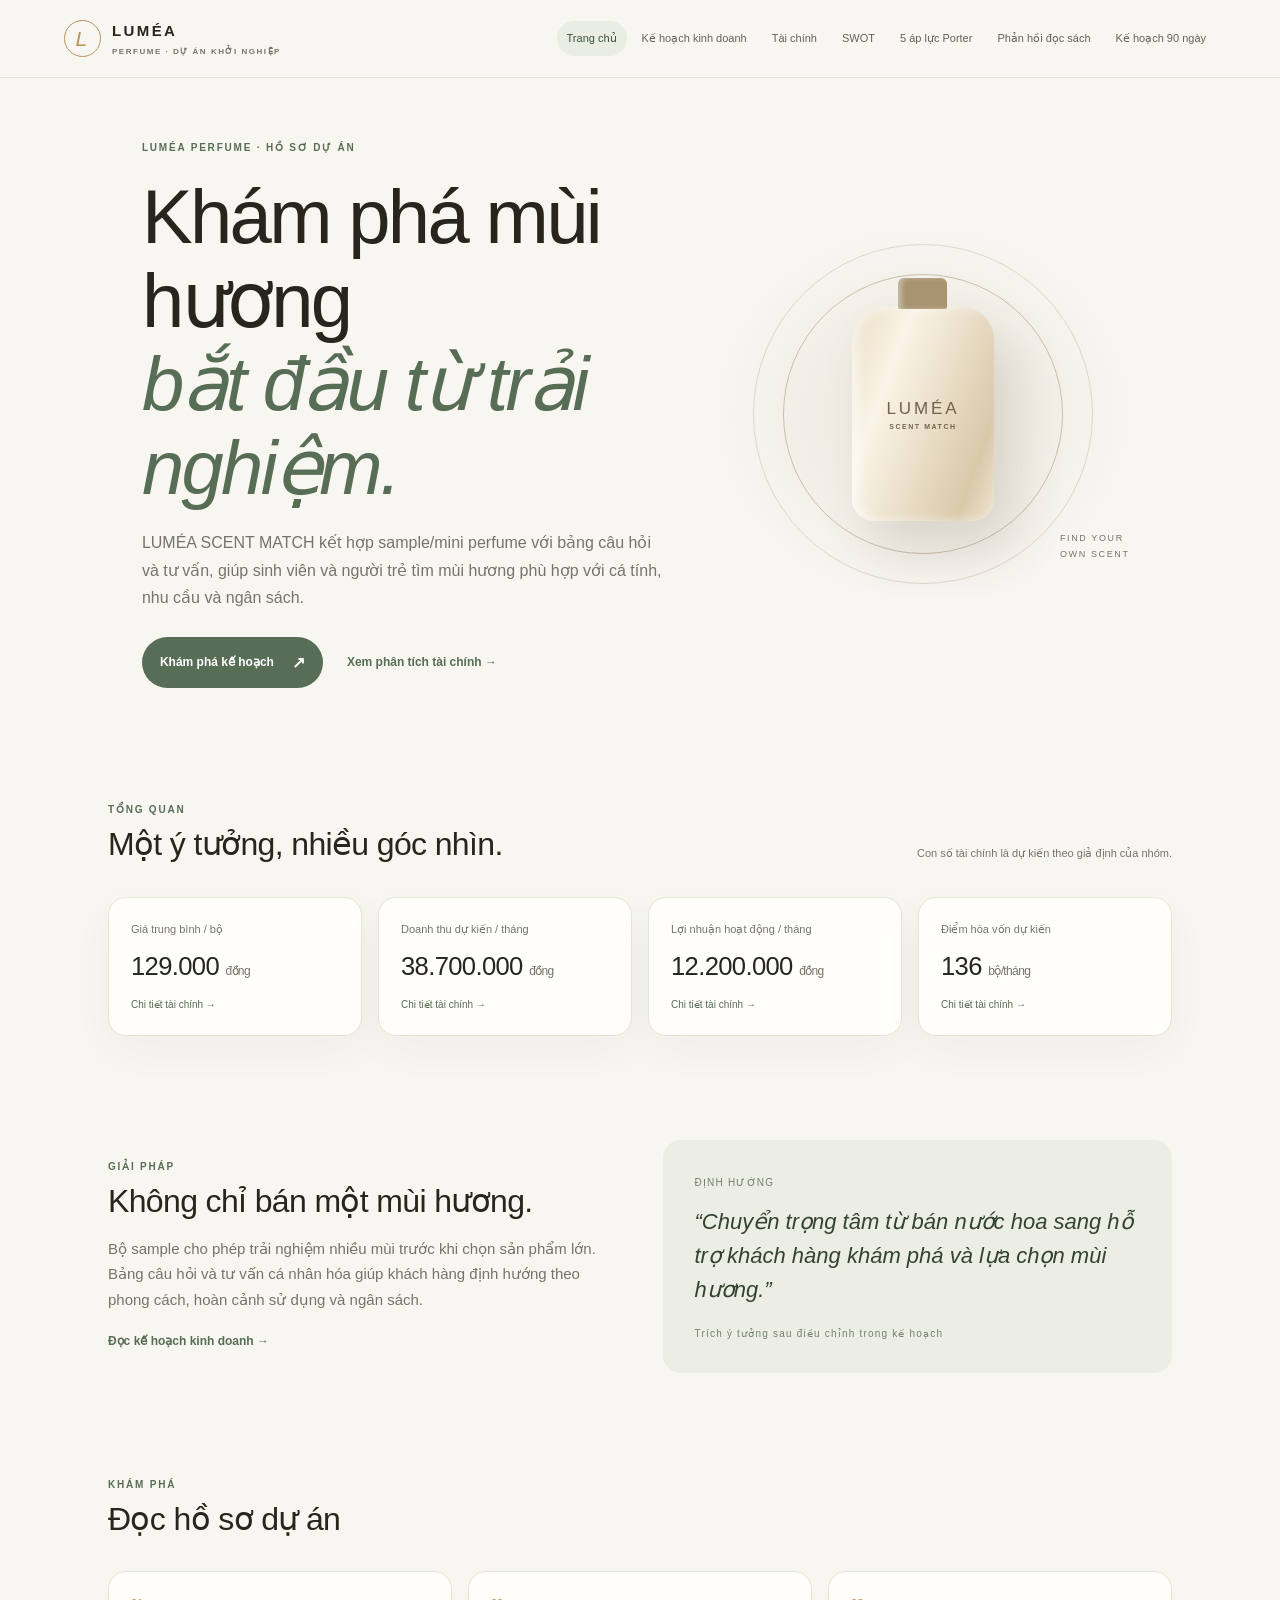
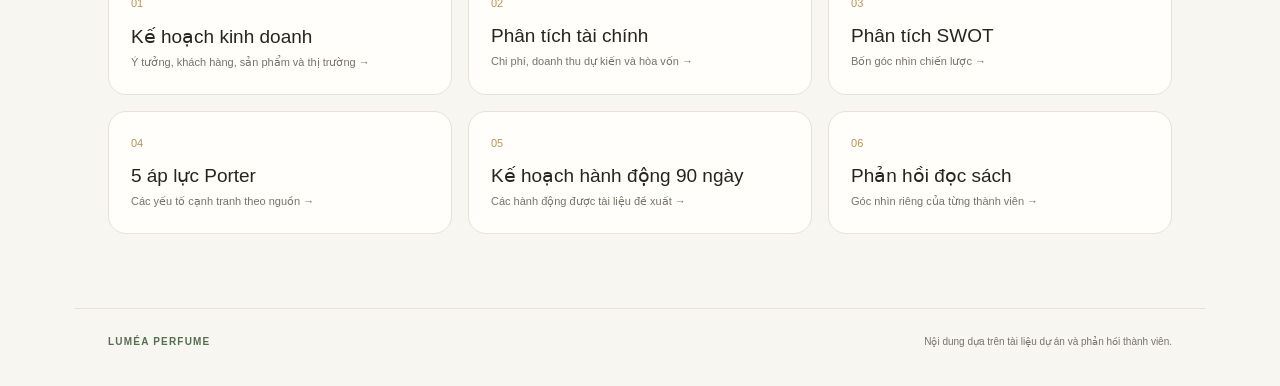
<file: ai-starup-website (1)/index.html>
<!doctype html><html lang="vi"><head><meta charset="UTF-8"><meta name="viewport" content="width=device-width,initial-scale=1"><meta name="description" content="Dự án LUMÉA PERFUME"><title>Trang chủ | LUMÉA PERFUME</title><link rel="stylesheet" href="style.css"></head><body><header class="top"><a class="brand" href="index.html"><span class="brandmark">L</span><span>LUMÉA<small>PERFUME · DỰ ÁN KHỞI NGHIỆP</small></span></a><nav><a class="active" href="index.html">Trang chủ</a><a class="" href="business-plan.html">Kế hoạch kinh doanh</a><a class="" href="financial-analysis.html">Tài chính</a><a class="" href="swot.html">SWOT</a><a class="" href="five-forces.html">5 áp lực Porter</a><a class="" href="reflections.html">Phản hồi đọc sách</a><a class="" href="action-plan.html">Kế hoạch 90 ngày</a></nav></header><main><section class="hero"><div><span class="eyebrow">LUMÉA PERFUME · HỒ SƠ DỰ ÁN</span><h1>Khám phá mùi hương<br><em>bắt đầu từ trải nghiệm.</em></h1><p>LUMÉA SCENT MATCH kết hợp sample/mini perfume với bảng câu hỏi và tư vấn, giúp sinh viên và người trẻ tìm mùi hương phù hợp với cá tính, nhu cầu và ngân sách.</p><div class="actions"><a class="button" href="business-plan.html">Khám phá kế hoạch <span>↗</span></a><a class="text-link" href="financial-analysis.html">Xem phân tích tài chính →</a></div></div><div class="hero-art"><div class="bottle"><span>LUMÉA</span><small>SCENT MATCH</small></div><div class="orbit o1"></div><div class="orbit o2"></div><span class="art-note">FIND YOUR<br>OWN SCENT</span></div></section><section class="section"><div class="section-head"><div><span class="eyebrow">TỔNG QUAN</span><h2>Một ý tưởng, nhiều góc nhìn.</h2></div><p>Con số tài chính là dự kiến theo giả định của nhóm.</p></div><div class="grid kpis"><div class="kpi"><span>Giá trung bình / bộ</span><strong>129.000 <small>đồng</small></strong><a href="financial-analysis.html">Chi tiết tài chính →</a></div><div class="kpi"><span>Doanh thu dự kiến / tháng</span><strong>38.700.000 <small>đồng</small></strong><a href="financial-analysis.html">Chi tiết tài chính →</a></div><div class="kpi"><span>Lợi nhuận hoạt động / tháng</span><strong>12.200.000 <small>đồng</small></strong><a href="financial-analysis.html">Chi tiết tài chính →</a></div><div class="kpi"><span>Điểm hòa vốn dự kiến</span><strong>136 <small>bộ/tháng</small></strong><a href="financial-analysis.html">Chi tiết tài chính →</a></div></div></section><section class="section split"><div><span class="eyebrow">GIẢI PHÁP</span><h2>Không chỉ bán một mùi hương.</h2><p>Bộ sample cho phép trải nghiệm nhiều mùi trước khi chọn sản phẩm lớn. Bảng câu hỏi và tư vấn cá nhân hóa giúp khách hàng định hướng theo phong cách, hoàn cảnh sử dụng và ngân sách.</p><a class="text-link" href="business-plan.html">Đọc kế hoạch kinh doanh →</a></div><div class="quote-card"><span>ĐỊNH HƯỚNG</span><p>“Chuyển trọng tâm từ bán nước hoa sang hỗ trợ khách hàng khám phá và lựa chọn mùi hương.”</p><small>Trích ý tưởng sau điều chỉnh trong kế hoạch</small></div></section><section class="section"><div class="section-head"><div><span class="eyebrow">KHÁM PHÁ</span><h2>Đọc hồ sơ dự án</h2></div></div><div class="grid link-grid"><a href="business-plan.html">01 <strong>Kế hoạch kinh doanh</strong><span>Ý tưởng, khách hàng, sản phẩm và thị trường →</span></a><a href="financial-analysis.html">02 <strong>Phân tích tài chính</strong><span>Chi phí, doanh thu dự kiến và hòa vốn →</span></a><a href="swot.html">03 <strong>Phân tích SWOT</strong><span>Bốn góc nhìn chiến lược →</span></a><a href="five-forces.html">04 <strong>5 áp lực Porter</strong><span>Các yếu tố cạnh tranh theo nguồn →</span></a><a href="action-plan.html">05 <strong>Kế hoạch hành động 90 ngày</strong><span>Các hành động được tài liệu đề xuất →</span></a><a href="reflections.html">06 <strong>Phản hồi đọc sách</strong><span>Góc nhìn riêng của từng thành viên →</span></a></div></section></main><footer><a href="index.html">LUMÉA PERFUME</a><span>Nội dung dựa trên tài liệu dự án và phản hồi thành viên.</span></footer></body></html>
</file>
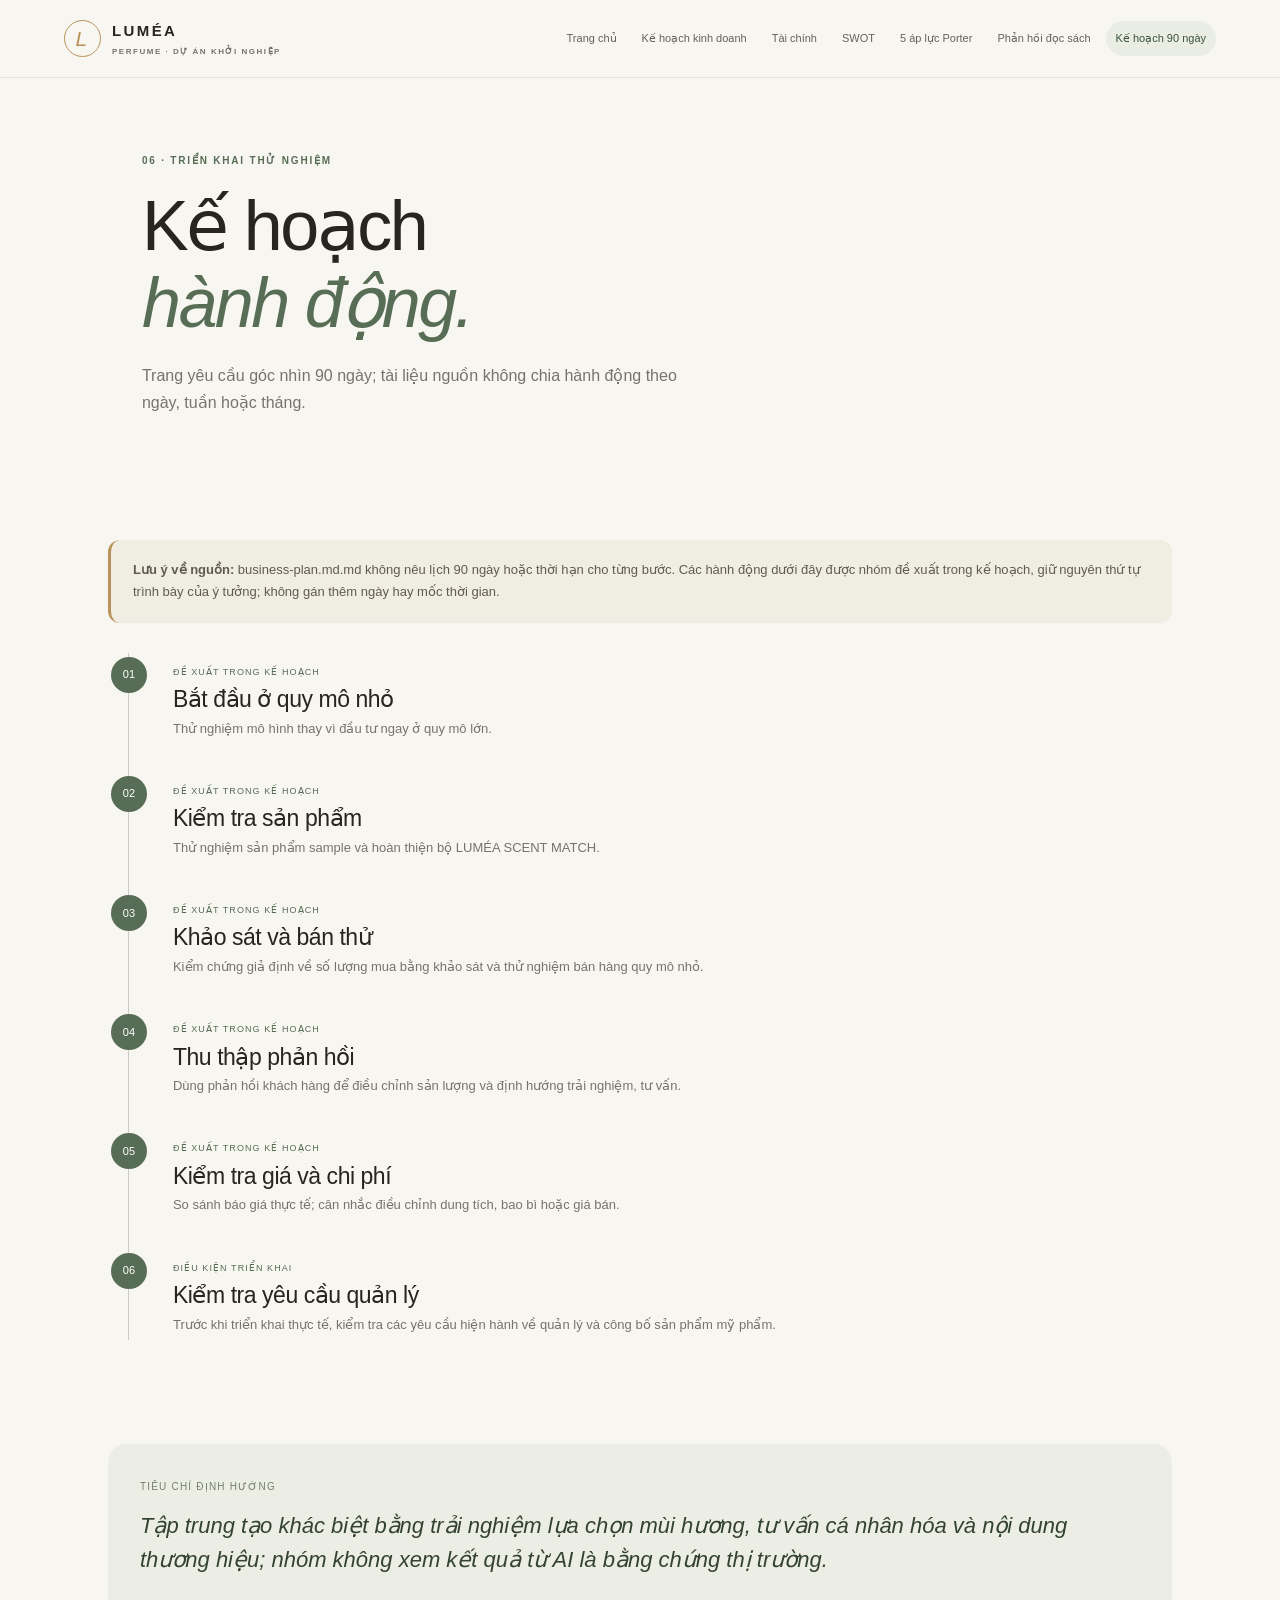
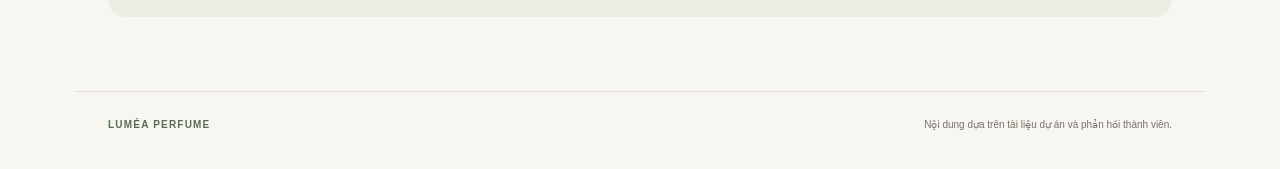
<file: ai-starup-website (1)/action-plan.html>
<!doctype html><html lang="vi"><head><meta charset="UTF-8"><meta name="viewport" content="width=device-width,initial-scale=1"><meta name="description" content="Các hành động thử nghiệm được nêu trong kế hoạch"><title>Kế hoạch hành động 90 ngày | LUMÉA PERFUME</title><link rel="stylesheet" href="style.css"></head><body><header class="top"><a class="brand" href="index.html"><span class="brandmark">L</span><span>LUMÉA<small>PERFUME · DỰ ÁN KHỞI NGHIỆP</small></span></a><nav><a class="" href="index.html">Trang chủ</a><a class="" href="business-plan.html">Kế hoạch kinh doanh</a><a class="" href="financial-analysis.html">Tài chính</a><a class="" href="swot.html">SWOT</a><a class="" href="five-forces.html">5 áp lực Porter</a><a class="" href="reflections.html">Phản hồi đọc sách</a><a class="active" href="action-plan.html">Kế hoạch 90 ngày</a></nav></header><main><section class="page-hero"><span class="eyebrow">06 · TRIỂN KHAI THỬ NGHIỆM</span><h1>Kế hoạch<br><em>hành động.</em></h1><p>Trang yêu cầu góc nhìn 90 ngày; tài liệu nguồn không chia hành động theo ngày, tuần hoặc tháng.</p></section><section class="section"><div class="note"><strong>Lưu ý về nguồn:</strong> business-plan.md.md không nêu lịch 90 ngày hoặc thời hạn cho từng bước. Các hành động dưới đây được nhóm đề xuất trong kế hoạch, giữ nguyên thứ tự trình bày của ý tưởng; không gán thêm ngày hay mốc thời gian.</div><div class="timeline"><article><span class="step">01</span><div><small>ĐỀ XUẤT TRONG KẾ HOẠCH</small><h2>Bắt đầu ở quy mô nhỏ</h2><p>Thử nghiệm mô hình thay vì đầu tư ngay ở quy mô lớn.</p></div></article><article><span class="step">02</span><div><small>ĐỀ XUẤT TRONG KẾ HOẠCH</small><h2>Kiểm tra sản phẩm</h2><p>Thử nghiệm sản phẩm sample và hoàn thiện bộ LUMÉA SCENT MATCH.</p></div></article><article><span class="step">03</span><div><small>ĐỀ XUẤT TRONG KẾ HOẠCH</small><h2>Khảo sát và bán thử</h2><p>Kiểm chứng giả định về số lượng mua bằng khảo sát và thử nghiệm bán hàng quy mô nhỏ.</p></div></article><article><span class="step">04</span><div><small>ĐỀ XUẤT TRONG KẾ HOẠCH</small><h2>Thu thập phản hồi</h2><p>Dùng phản hồi khách hàng để điều chỉnh sản lượng và định hướng trải nghiệm, tư vấn.</p></div></article><article><span class="step">05</span><div><small>ĐỀ XUẤT TRONG KẾ HOẠCH</small><h2>Kiểm tra giá và chi phí</h2><p>So sánh báo giá thực tế; cân nhắc điều chỉnh dung tích, bao bì hoặc giá bán.</p></div></article><article><span class="step">06</span><div><small>ĐIỀU KIỆN TRIỂN KHAI</small><h2>Kiểm tra yêu cầu quản lý</h2><p>Trước khi triển khai thực tế, kiểm tra các yêu cầu hiện hành về quản lý và công bố sản phẩm mỹ phẩm.</p></div></article></div></section><section class="section"><div class="quote-card"><span>TIÊU CHÍ ĐỊNH HƯỚNG</span><p>Tập trung tạo khác biệt bằng trải nghiệm lựa chọn mùi hương, tư vấn cá nhân hóa và nội dung thương hiệu; nhóm không xem kết quả từ AI là bằng chứng thị trường.</p></div></section></main><footer><a href="index.html">LUMÉA PERFUME</a><span>Nội dung dựa trên tài liệu dự án và phản hồi thành viên.</span></footer></body></html>
</file>
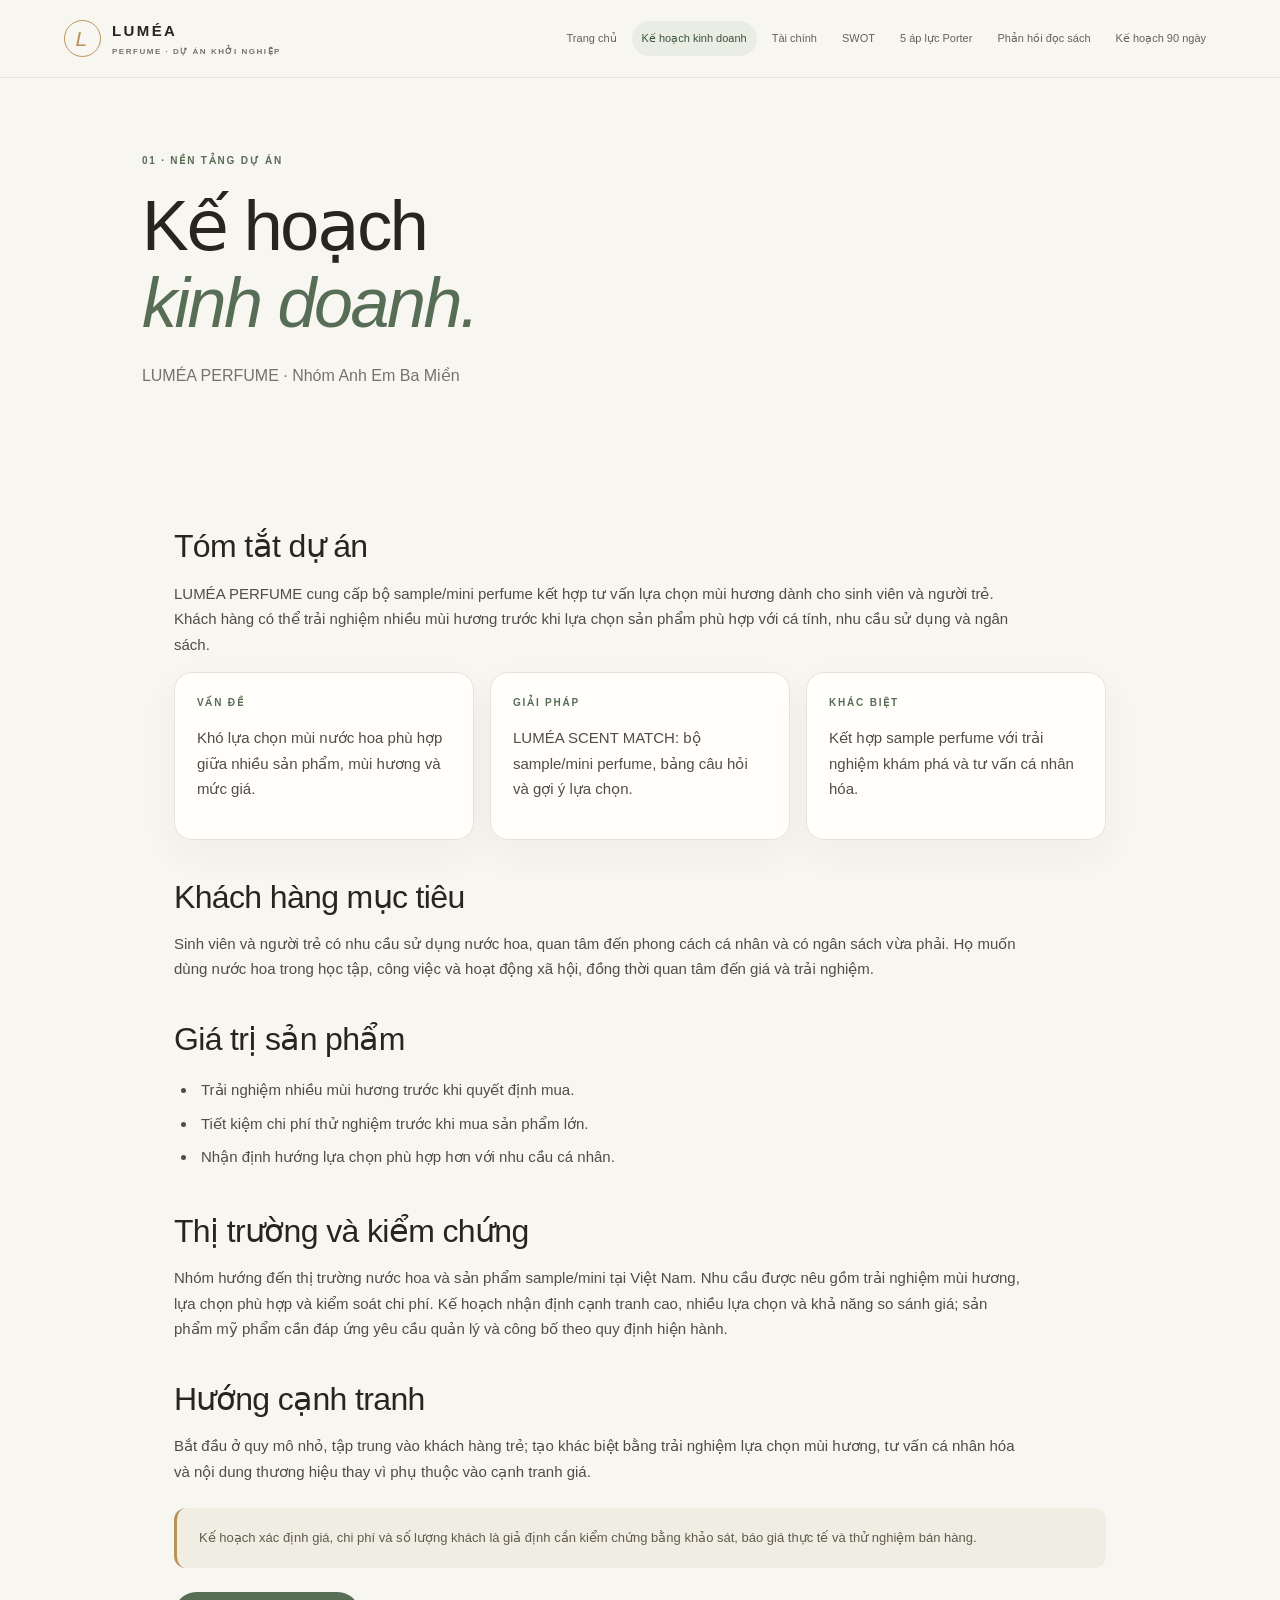
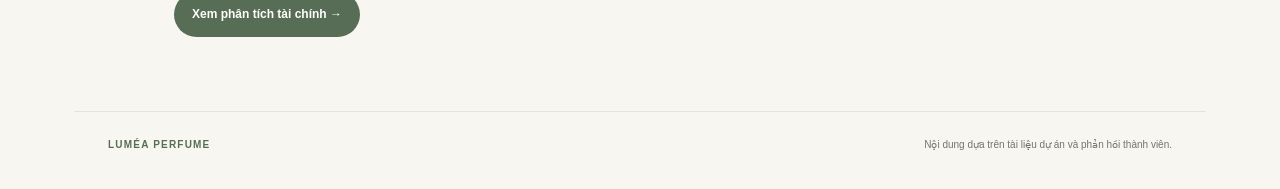
<file: ai-starup-website (1)/business-plan.html>
<!doctype html><html lang="vi"><head><meta charset="UTF-8"><meta name="viewport" content="width=device-width,initial-scale=1"><meta name="description" content="Ý tưởng và mô hình LUMÉA PERFUME"><title>Kế hoạch kinh doanh | LUMÉA PERFUME</title><link rel="stylesheet" href="style.css"></head><body><header class="top"><a class="brand" href="index.html"><span class="brandmark">L</span><span>LUMÉA<small>PERFUME · DỰ ÁN KHỞI NGHIỆP</small></span></a><nav><a class="" href="index.html">Trang chủ</a><a class="active" href="business-plan.html">Kế hoạch kinh doanh</a><a class="" href="financial-analysis.html">Tài chính</a><a class="" href="swot.html">SWOT</a><a class="" href="five-forces.html">5 áp lực Porter</a><a class="" href="reflections.html">Phản hồi đọc sách</a><a class="" href="action-plan.html">Kế hoạch 90 ngày</a></nav></header><main><section class="page-hero"><span class="eyebrow">01 · NỀN TẢNG DỰ ÁN</span><h1>Kế hoạch<br><em>kinh doanh.</em></h1><p>LUMÉA PERFUME · Nhóm Anh Em Ba Miền</p></section><section class="section prose"><h2>Tóm tắt dự án</h2><p>LUMÉA PERFUME cung cấp bộ sample/mini perfume kết hợp tư vấn lựa chọn mùi hương dành cho sinh viên và người trẻ. Khách hàng có thể trải nghiệm nhiều mùi hương trước khi lựa chọn sản phẩm phù hợp với cá tính, nhu cầu sử dụng và ngân sách.</p><div class="grid three"><article class="card"><span class="eyebrow">VẤN ĐỀ</span><p>Khó lựa chọn mùi nước hoa phù hợp giữa nhiều sản phẩm, mùi hương và mức giá.</p></article><article class="card"><span class="eyebrow">GIẢI PHÁP</span><p>LUMÉA SCENT MATCH: bộ sample/mini perfume, bảng câu hỏi và gợi ý lựa chọn.</p></article><article class="card"><span class="eyebrow">KHÁC BIỆT</span><p>Kết hợp sample perfume với trải nghiệm khám phá và tư vấn cá nhân hóa.</p></article></div><h2>Khách hàng mục tiêu</h2><p>Sinh viên và người trẻ có nhu cầu sử dụng nước hoa, quan tâm đến phong cách cá nhân và có ngân sách vừa phải. Họ muốn dùng nước hoa trong học tập, công việc và hoạt động xã hội, đồng thời quan tâm đến giá và trải nghiệm.</p><h2>Giá trị sản phẩm</h2><ul><li>Trải nghiệm nhiều mùi hương trước khi quyết định mua.</li><li>Tiết kiệm chi phí thử nghiệm trước khi mua sản phẩm lớn.</li><li>Nhận định hướng lựa chọn phù hợp hơn với nhu cầu cá nhân.</li></ul><h2>Thị trường và kiểm chứng</h2><p>Nhóm hướng đến thị trường nước hoa và sản phẩm sample/mini tại Việt Nam. Nhu cầu được nêu gồm trải nghiệm mùi hương, lựa chọn phù hợp và kiểm soát chi phí. Kế hoạch nhận định cạnh tranh cao, nhiều lựa chọn và khả năng so sánh giá; sản phẩm mỹ phẩm cần đáp ứng yêu cầu quản lý và công bố theo quy định hiện hành.</p><h2>Hướng cạnh tranh</h2><p>Bắt đầu ở quy mô nhỏ, tập trung vào khách hàng trẻ; tạo khác biệt bằng trải nghiệm lựa chọn mùi hương, tư vấn cá nhân hóa và nội dung thương hiệu thay vì phụ thuộc vào cạnh tranh giá.</p><div class="note">Kế hoạch xác định giá, chi phí và số lượng khách là giả định cần kiểm chứng bằng khảo sát, báo giá thực tế và thử nghiệm bán hàng.</div><a class="button" href="financial-analysis.html">Xem phân tích tài chính →</a></section></main><footer><a href="index.html">LUMÉA PERFUME</a><span>Nội dung dựa trên tài liệu dự án và phản hồi thành viên.</span></footer></body></html>
</file>
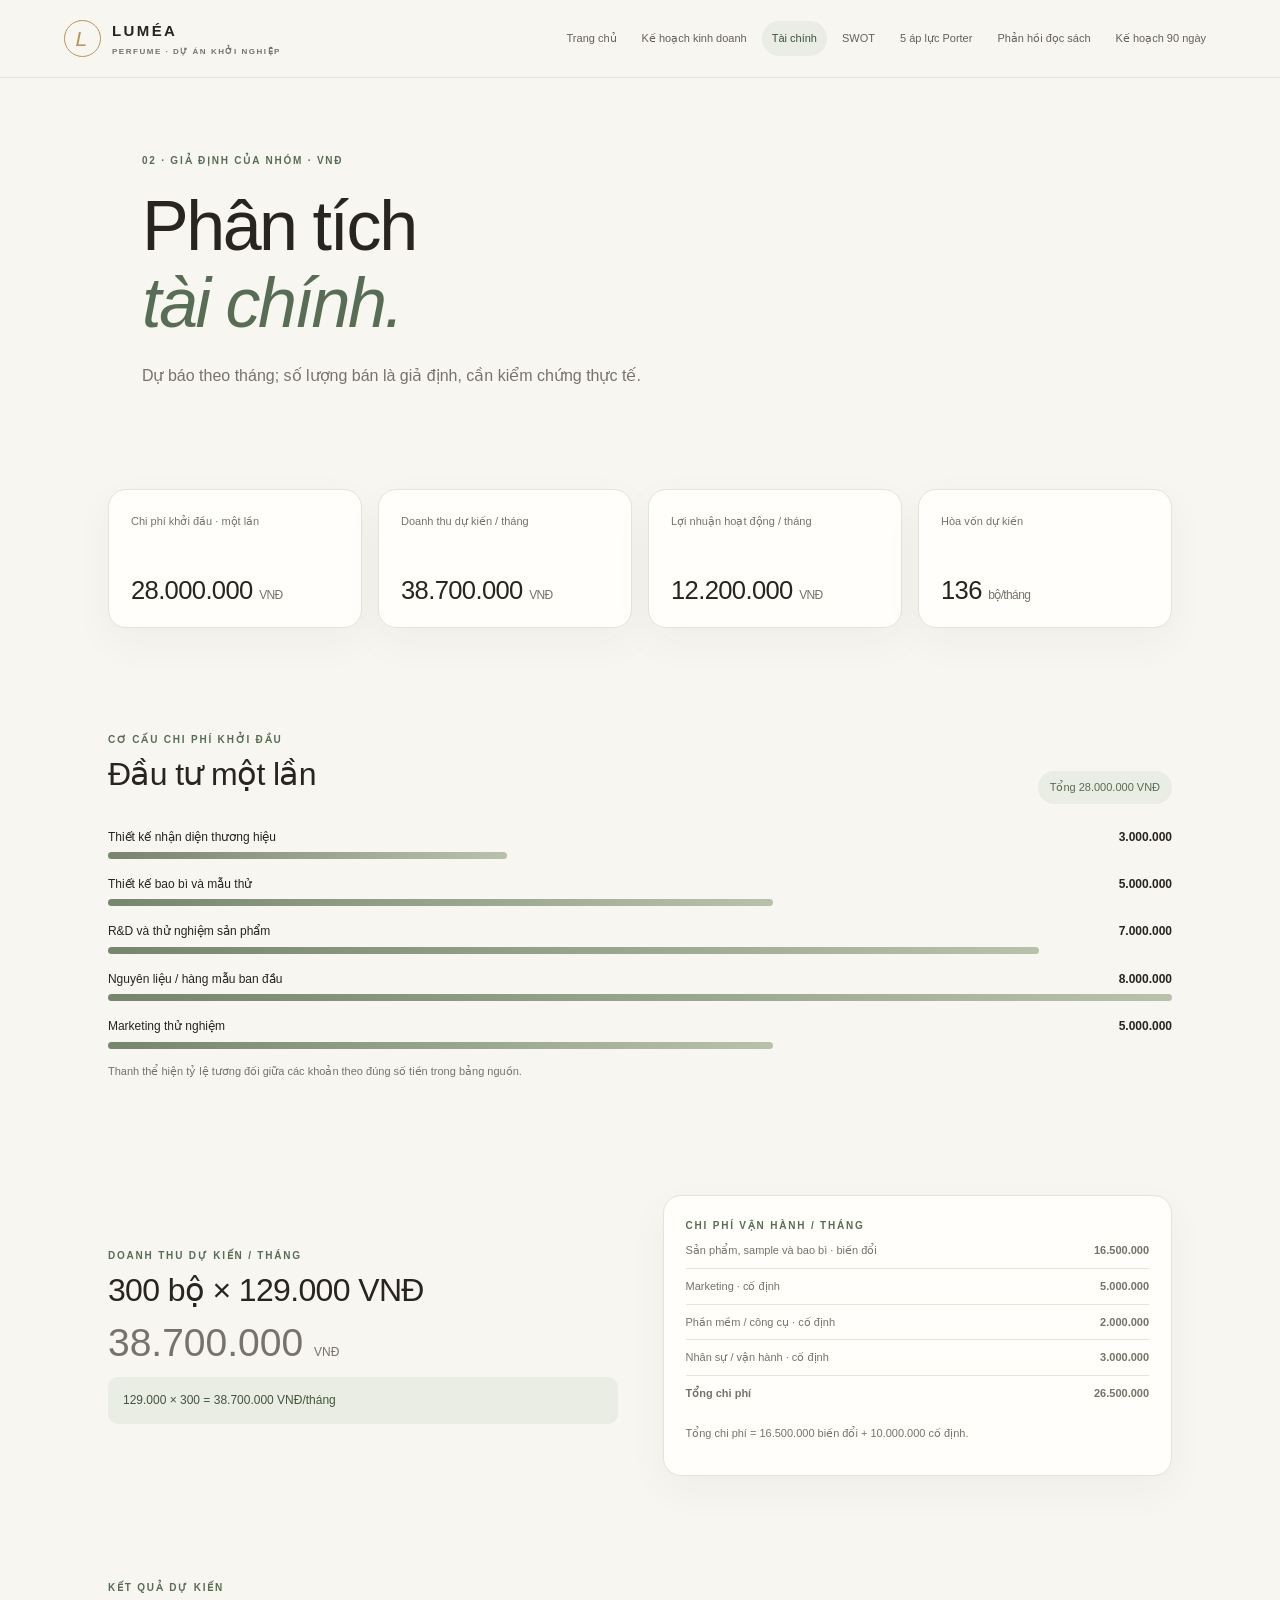
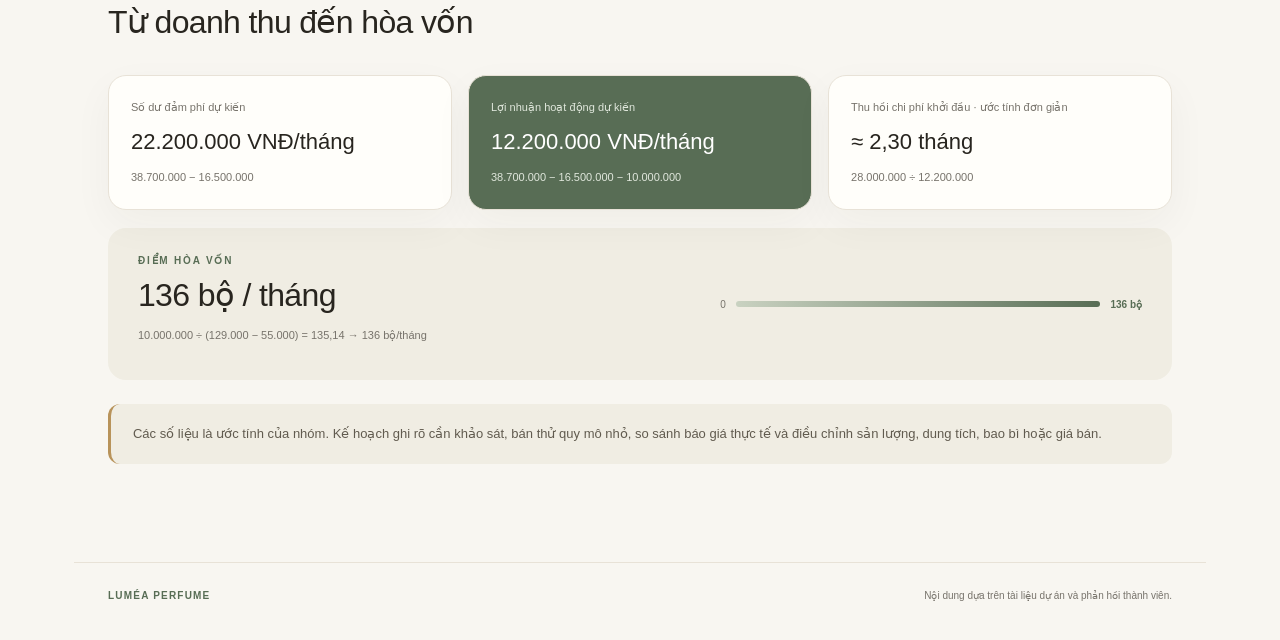
<file: ai-starup-website (1)/financial-analysis.html>
<!doctype html><html lang="vi"><head><meta charset="UTF-8"><meta name="viewport" content="width=device-width,initial-scale=1"><meta name="description" content="Các giả định tài chính của LUMÉA PERFUME"><title>Phân tích tài chính | LUMÉA PERFUME</title><link rel="stylesheet" href="style.css"></head><body><header class="top"><a class="brand" href="index.html"><span class="brandmark">L</span><span>LUMÉA<small>PERFUME · DỰ ÁN KHỞI NGHIỆP</small></span></a><nav><a class="" href="index.html">Trang chủ</a><a class="" href="business-plan.html">Kế hoạch kinh doanh</a><a class="active" href="financial-analysis.html">Tài chính</a><a class="" href="swot.html">SWOT</a><a class="" href="five-forces.html">5 áp lực Porter</a><a class="" href="reflections.html">Phản hồi đọc sách</a><a class="" href="action-plan.html">Kế hoạch 90 ngày</a></nav></header><main><section class="page-hero"><span class="eyebrow">02 · GIẢ ĐỊNH CỦA NHÓM · VNĐ</span><h1>Phân tích<br><em>tài chính.</em></h1><p>Dự báo theo tháng; số lượng bán là giả định, cần kiểm chứng thực tế.</p></section><section class="section"><div class="grid kpis"><div class="kpi"><span>Chi phí khởi đầu · một lần</span><strong>28.000.000 <small>VNĐ</small></strong></div><div class="kpi"><span>Doanh thu dự kiến / tháng</span><strong>38.700.000 <small>VNĐ</small></strong></div><div class="kpi"><span>Lợi nhuận hoạt động / tháng</span><strong>12.200.000 <small>VNĐ</small></strong></div><div class="kpi"><span>Hòa vốn dự kiến</span><strong>136 <small>bộ/tháng</small></strong></div></div></section><section class="section"><div class="section-head"><div><span class="eyebrow">CƠ CẤU CHI PHÍ KHỞI ĐẦU</span><h2>Đầu tư một lần</h2></div><span class="tag">Tổng 28.000.000 VNĐ</span></div><div class="bar-list"><div><span>Thiết kế nhận diện thương hiệu</span><b>3.000.000</b><i style="--w:37.5%"></i></div><div><span>Thiết kế bao bì và mẫu thử</span><b>5.000.000</b><i style="--w:62.5%"></i></div><div><span>R&D và thử nghiệm sản phẩm</span><b>7.000.000</b><i style="--w:87.5%"></i></div><div><span>Nguyên liệu / hàng mẫu ban đầu</span><b>8.000.000</b><i style="--w:100%"></i></div><div><span>Marketing thử nghiệm</span><b>5.000.000</b><i style="--w:62.5%"></i></div></div><p class="caption">Thanh thể hiện tỷ lệ tương đối giữa các khoản theo đúng số tiền trong bảng nguồn.</p></section><section class="section split"><div><span class="eyebrow">DOANH THU DỰ KIẾN / THÁNG</span><h2>300 bộ × 129.000 VNĐ</h2><p class="big-number">38.700.000 <small>VNĐ</small></p><div class="formula">129.000 × 300 = 38.700.000 VNĐ/tháng</div></div><article class="card"><span class="eyebrow">CHI PHÍ VẬN HÀNH / THÁNG</span><div class="rows"><p><span>Sản phẩm, sample và bao bì · biến đổi</span><b>16.500.000</b></p><p><span>Marketing · cố định</span><b>5.000.000</b></p><p><span>Phần mềm / công cụ · cố định</span><b>2.000.000</b></p><p><span>Nhân sự / vận hành · cố định</span><b>3.000.000</b></p><p class="total"><span>Tổng chi phí</span><b>26.500.000</b></p></div><p class="caption">Tổng chi phí = 16.500.000 biến đổi + 10.000.000 cố định.</p></article></section><section class="section"><div class="section-head"><div><span class="eyebrow">KẾT QUẢ DỰ KIẾN</span><h2>Từ doanh thu đến hòa vốn</h2></div></div><div class="grid three"><article class="metric-card"><span>Số dư đảm phí dự kiến</span><strong>22.200.000 VNĐ/tháng</strong><p>38.700.000 − 16.500.000</p></article><article class="metric-card accent"><span>Lợi nhuận hoạt động dự kiến</span><strong>12.200.000 VNĐ/tháng</strong><p>38.700.000 − 16.500.000 − 10.000.000</p></article><article class="metric-card"><span>Thu hồi chi phí khởi đầu · ước tính đơn giản</span><strong>≈ 2,30 tháng</strong><p>28.000.000 ÷ 12.200.000</p></article></div><div class="break-even"><div><span class="eyebrow">ĐIỂM HÒA VỐN</span><h2>136 bộ / tháng</h2><p>10.000.000 ÷ (129.000 − 55.000) = 135,14 → 136 bộ/tháng</p></div><div class="scale"><span>0</span><i></i><b>136 bộ</b></div></div><div class="note">Các số liệu là ước tính của nhóm. Kế hoạch ghi rõ cần khảo sát, bán thử quy mô nhỏ, so sánh báo giá thực tế và điều chỉnh sản lượng, dung tích, bao bì hoặc giá bán.</div></section></main><footer><a href="index.html">LUMÉA PERFUME</a><span>Nội dung dựa trên tài liệu dự án và phản hồi thành viên.</span></footer></body></html>
</file>
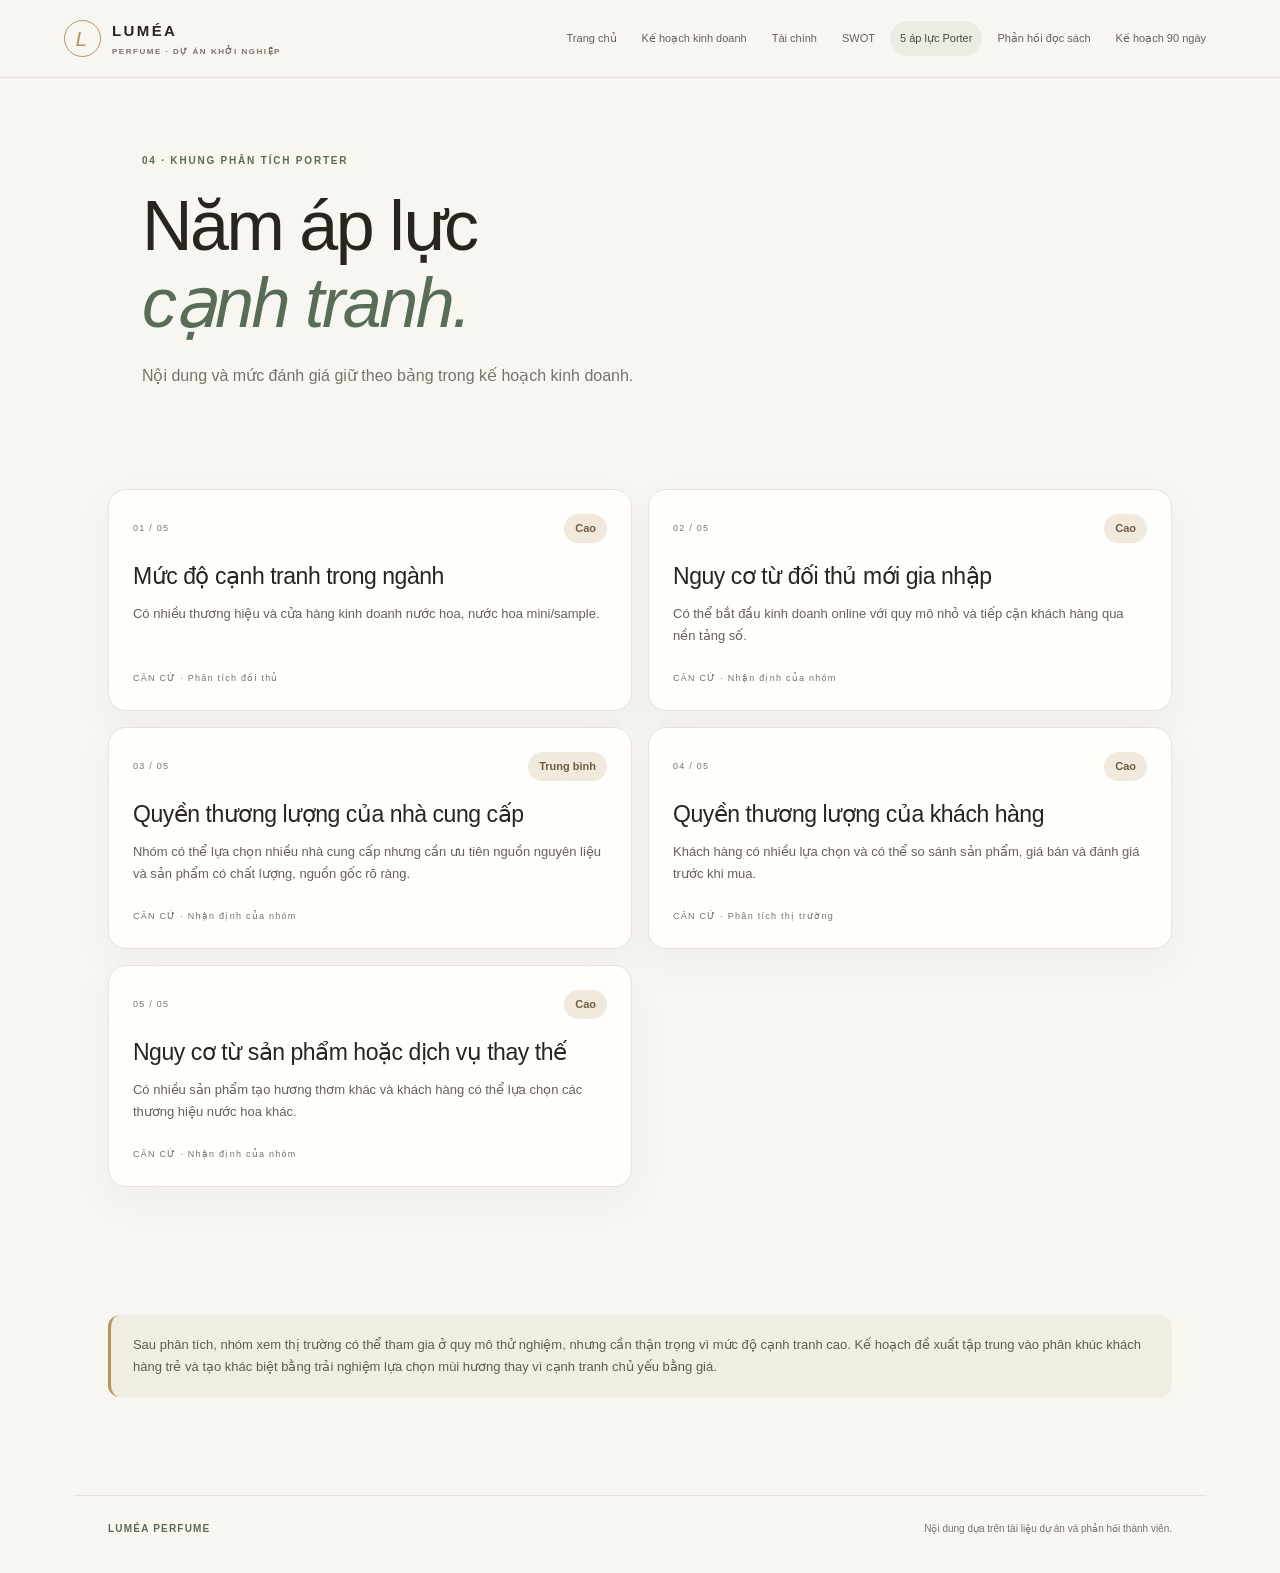
<file: ai-starup-website (1)/five-forces.html>
<!doctype html><html lang="vi"><head><meta charset="UTF-8"><meta name="viewport" content="width=device-width,initial-scale=1"><meta name="description" content="Năm áp lực Porter theo kế hoạch LUMÉA PERFUME"><title>5 áp lực cạnh tranh Porter | LUMÉA PERFUME</title><link rel="stylesheet" href="style.css"></head><body><header class="top"><a class="brand" href="index.html"><span class="brandmark">L</span><span>LUMÉA<small>PERFUME · DỰ ÁN KHỞI NGHIỆP</small></span></a><nav><a class="" href="index.html">Trang chủ</a><a class="" href="business-plan.html">Kế hoạch kinh doanh</a><a class="" href="financial-analysis.html">Tài chính</a><a class="" href="swot.html">SWOT</a><a class="active" href="five-forces.html">5 áp lực Porter</a><a class="" href="reflections.html">Phản hồi đọc sách</a><a class="" href="action-plan.html">Kế hoạch 90 ngày</a></nav></header><main><section class="page-hero"><span class="eyebrow">04 · KHUNG PHÂN TÍCH PORTER</span><h1>Năm áp lực<br><em>cạnh tranh.</em></h1><p>Nội dung và mức đánh giá giữ theo bảng trong kế hoạch kinh doanh.</p></section><section class="section"><div class="grid two porter-grid"><article class="force-card"><div class="force-top"><span>01 / 05</span><b>Cao</b></div><h2>Mức độ cạnh tranh trong ngành</h2><p>Có nhiều thương hiệu và cửa hàng kinh doanh nước hoa, nước hoa mini/sample.</p><small>CĂN CỨ · Phân tích đối thủ</small></article><article class="force-card"><div class="force-top"><span>02 / 05</span><b>Cao</b></div><h2>Nguy cơ từ đối thủ mới gia nhập</h2><p>Có thể bắt đầu kinh doanh online với quy mô nhỏ và tiếp cận khách hàng qua nền tảng số.</p><small>CĂN CỨ · Nhận định của nhóm</small></article><article class="force-card"><div class="force-top"><span>03 / 05</span><b>Trung bình</b></div><h2>Quyền thương lượng của nhà cung cấp</h2><p>Nhóm có thể lựa chọn nhiều nhà cung cấp nhưng cần ưu tiên nguồn nguyên liệu và sản phẩm có chất lượng, nguồn gốc rõ ràng.</p><small>CĂN CỨ · Nhận định của nhóm</small></article><article class="force-card"><div class="force-top"><span>04 / 05</span><b>Cao</b></div><h2>Quyền thương lượng của khách hàng</h2><p>Khách hàng có nhiều lựa chọn và có thể so sánh sản phẩm, giá bán và đánh giá trước khi mua.</p><small>CĂN CỨ · Phân tích thị trường</small></article><article class="force-card"><div class="force-top"><span>05 / 05</span><b>Cao</b></div><h2>Nguy cơ từ sản phẩm hoặc dịch vụ thay thế</h2><p>Có nhiều sản phẩm tạo hương thơm khác và khách hàng có thể lựa chọn các thương hiệu nước hoa khác.</p><small>CĂN CỨ · Nhận định của nhóm</small></article></div></section><section class="section"><div class="note">Sau phân tích, nhóm xem thị trường có thể tham gia ở quy mô thử nghiệm, nhưng cần thận trọng vì mức độ cạnh tranh cao. Kế hoạch đề xuất tập trung vào phân khúc khách hàng trẻ và tạo khác biệt bằng trải nghiệm lựa chọn mùi hương thay vì cạnh tranh chủ yếu bằng giá.</div></section></main><footer><a href="index.html">LUMÉA PERFUME</a><span>Nội dung dựa trên tài liệu dự án và phản hồi thành viên.</span></footer></body></html>
</file>
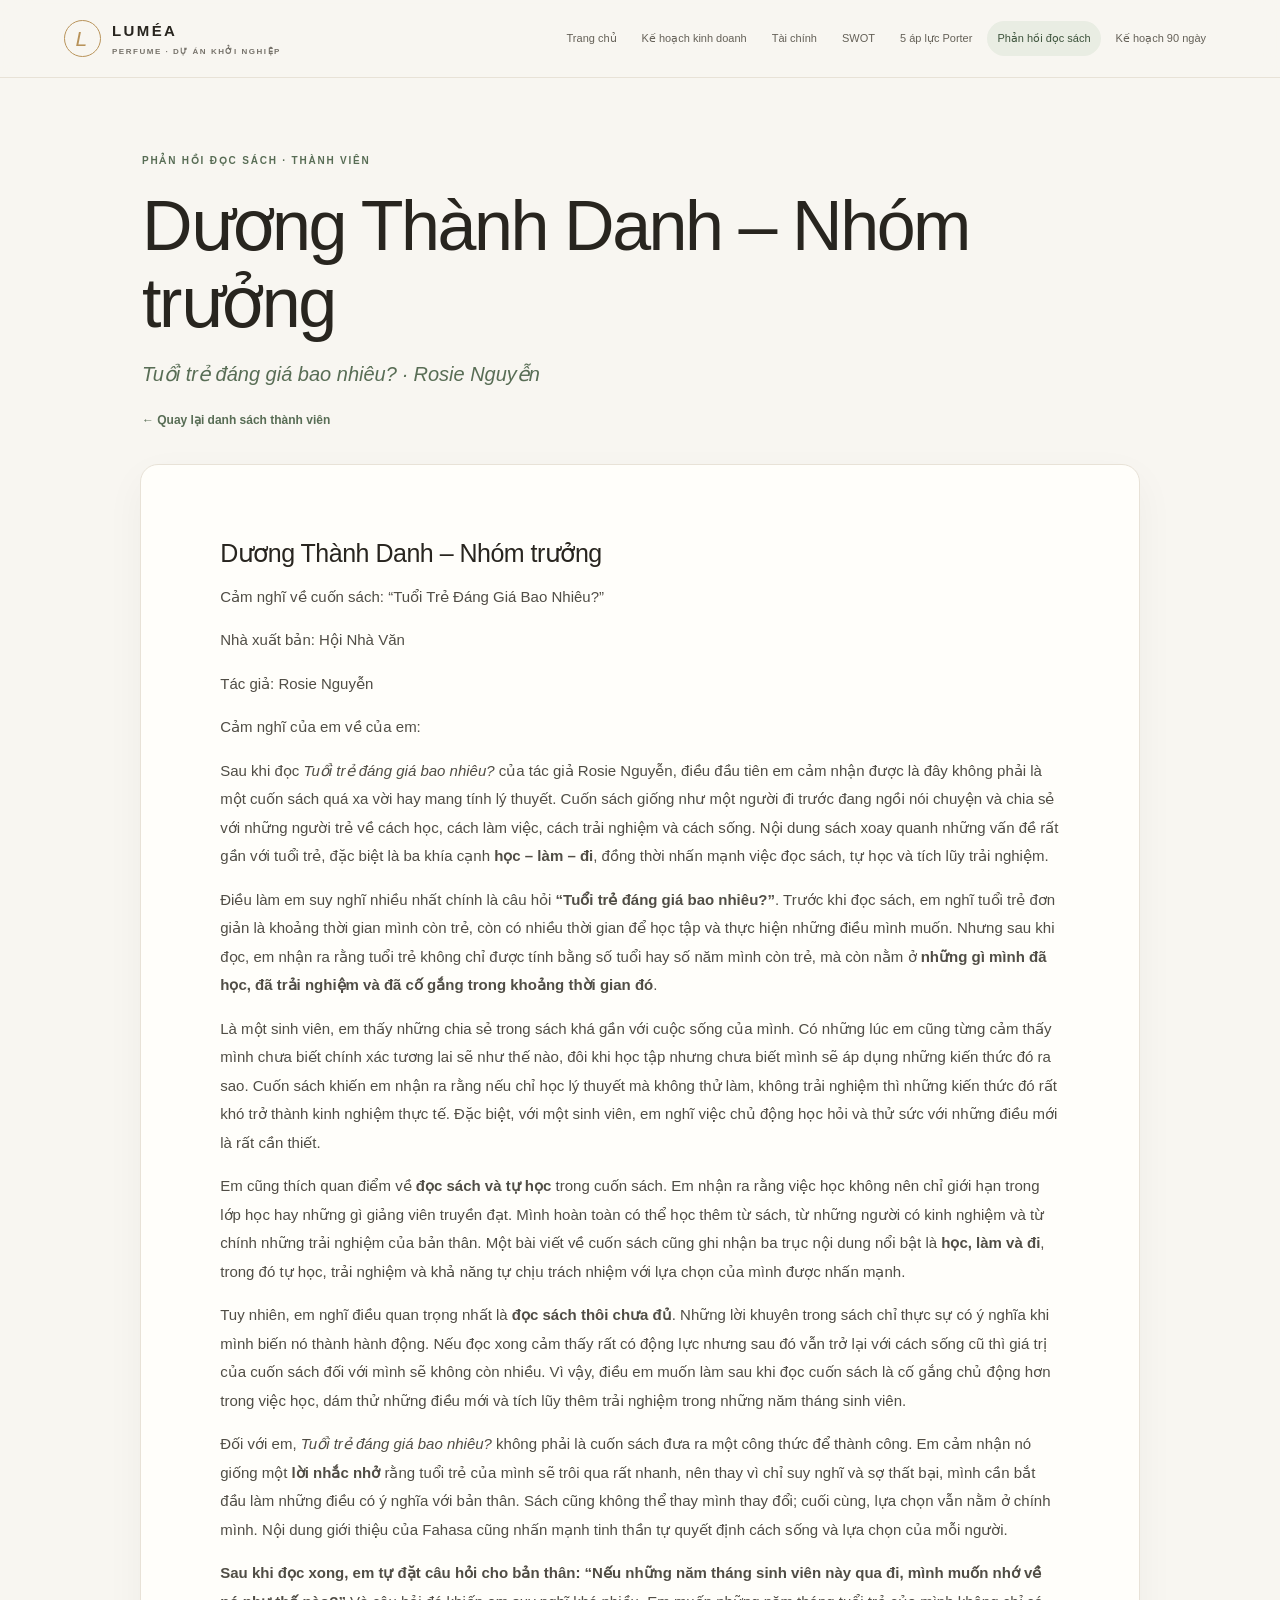
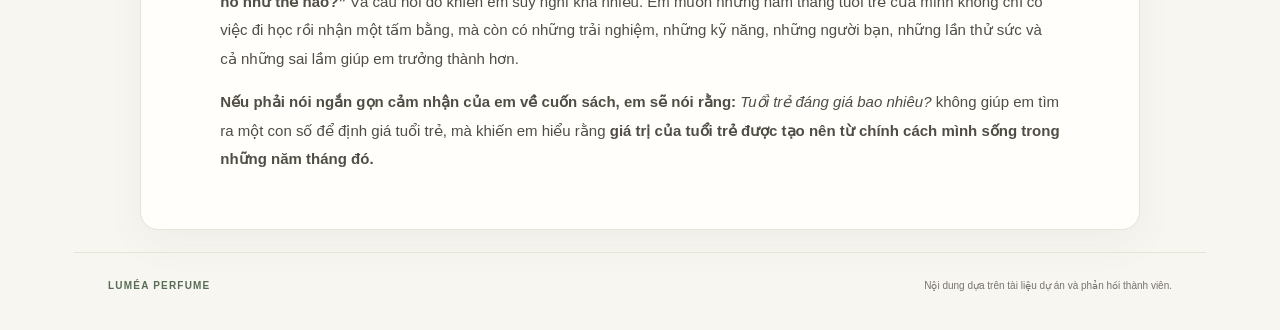
<file: ai-starup-website (1)/reflection-danh.html>
<!doctype html><html lang="vi"><head><meta charset="UTF-8"><meta name="viewport" content="width=device-width,initial-scale=1"><meta name="description" content="Bài đọc nhấn mạnh học, làm, trải nghiệm và tự học. Danh nhận ra tuổi trẻ có giá trị qua những gì mình học, thử sức và cố gắng; đọc sách cần đi cùng hành động, sự chủ động và trách nhiệm với lựa chọn."><title>Dương Thành Danh – Nhóm trưởng · Tuổi trẻ đáng giá bao nhiêu? | LUMÉA PERFUME</title><link rel="stylesheet" href="style.css"></head><body><header class="top"><a class="brand" href="index.html"><span class="brandmark">L</span><span>LUMÉA<small>PERFUME · DỰ ÁN KHỞI NGHIỆP</small></span></a><nav><a class="" href="index.html">Trang chủ</a><a class="" href="business-plan.html">Kế hoạch kinh doanh</a><a class="" href="financial-analysis.html">Tài chính</a><a class="" href="swot.html">SWOT</a><a class="" href="five-forces.html">5 áp lực Porter</a><a class="active" href="reflections.html">Phản hồi đọc sách</a><a class="" href="action-plan.html">Kế hoạch 90 ngày</a></nav></header><main><section class="page-hero"><span class="eyebrow">PHẢN HỒI ĐỌC SÁCH · THÀNH VIÊN</span><h1>Dương Thành Danh – Nhóm trưởng</h1><p class="book">Tuổi trẻ đáng giá bao nhiêu? · Rosie Nguyễn</p><a class="text-link" href="reflections.html">← Quay lại danh sách thành viên</a></section><article class="section prose article"><h2>Dương Thành Danh – Nhóm trưởng</h2>
<p>Cảm nghĩ về cuốn sách: “Tuổi Trẻ Đáng Giá Bao Nhiêu?”</p>
<p>Nhà xuất bản: Hội Nhà Văn</p>
<p>Tác giả: Rosie Nguyễn</p>
<p>Cảm nghĩ của em về của em:</p>
<p>Sau khi đọc <em>Tuổi trẻ đáng giá bao nhiêu?</em> của tác giả Rosie Nguyễn, điều đầu tiên em cảm nhận được là đây không phải là một cuốn sách quá xa vời hay mang tính lý thuyết. Cuốn sách giống như một người đi trước đang ngồi nói chuyện và chia sẻ với những người trẻ về cách học, cách làm việc, cách trải nghiệm và cách sống. Nội dung sách xoay quanh những vấn đề rất gần với tuổi trẻ, đặc biệt là ba khía cạnh <strong>học – làm – đi</strong>, đồng thời nhấn mạnh việc đọc sách, tự học và tích lũy trải nghiệm.</p>
<p>Điều làm em suy nghĩ nhiều nhất chính là câu hỏi <strong>“Tuổi trẻ đáng giá bao nhiêu?”</strong>. Trước khi đọc sách, em nghĩ tuổi trẻ đơn giản là khoảng thời gian mình còn trẻ, còn có nhiều thời gian để học tập và thực hiện những điều mình muốn. Nhưng sau khi đọc, em nhận ra rằng tuổi trẻ không chỉ được tính bằng số tuổi hay số năm mình còn trẻ, mà còn nằm ở <strong>những gì mình đã học, đã trải nghiệm và đã cố gắng trong khoảng thời gian đó</strong>.</p>
<p>Là một sinh viên, em thấy những chia sẻ trong sách khá gần với cuộc sống của mình. Có những lúc em cũng từng cảm thấy mình chưa biết chính xác tương lai sẽ như thế nào, đôi khi học tập nhưng chưa biết mình sẽ áp dụng những kiến thức đó ra sao. Cuốn sách khiến em nhận ra rằng nếu chỉ học lý thuyết mà không thử làm, không trải nghiệm thì những kiến thức đó rất khó trở thành kinh nghiệm thực tế. Đặc biệt, với một sinh viên, em nghĩ việc chủ động học hỏi và thử sức với những điều mới là rất cần thiết.</p>
<p>Em cũng thích quan điểm về <strong>đọc sách và tự học</strong> trong cuốn sách. Em nhận ra rằng việc học không nên chỉ giới hạn trong lớp học hay những gì giảng viên truyền đạt. Mình hoàn toàn có thể học thêm từ sách, từ những người có kinh nghiệm và từ chính những trải nghiệm của bản thân. Một bài viết về cuốn sách cũng ghi nhận ba trục nội dung nổi bật là <strong>học, làm và đi</strong>, trong đó tự học, trải nghiệm và khả năng tự chịu trách nhiệm với lựa chọn của mình được nhấn mạnh.</p>
<p>Tuy nhiên, em nghĩ điều quan trọng nhất là <strong>đọc sách thôi chưa đủ</strong>. Những lời khuyên trong sách chỉ thực sự có ý nghĩa khi mình biến nó thành hành động. Nếu đọc xong cảm thấy rất có động lực nhưng sau đó vẫn trở lại với cách sống cũ thì giá trị của cuốn sách đối với mình sẽ không còn nhiều. Vì vậy, điều em muốn làm sau khi đọc cuốn sách là cố gắng chủ động hơn trong việc học, dám thử những điều mới và tích lũy thêm trải nghiệm trong những năm tháng sinh viên.</p>
<p>Đối với em, <em>Tuổi trẻ đáng giá bao nhiêu?</em> không phải là cuốn sách đưa ra một công thức để thành công. Em cảm nhận nó giống một <strong>lời nhắc nhở</strong> rằng tuổi trẻ của mình sẽ trôi qua rất nhanh, nên thay vì chỉ suy nghĩ và sợ thất bại, mình cần bắt đầu làm những điều có ý nghĩa với bản thân. Sách cũng không thể thay mình thay đổi; cuối cùng, lựa chọn vẫn nằm ở chính mình. Nội dung giới thiệu của Fahasa cũng nhấn mạnh tinh thần tự quyết định cách sống và lựa chọn của mỗi người.</p>
<p><strong>Sau khi đọc xong, em tự đặt câu hỏi cho bản thân: “Nếu những năm tháng sinh viên này qua đi, mình muốn nhớ về nó như thế nào?”</strong> Và câu hỏi đó khiến em suy nghĩ khá nhiều. Em muốn những năm tháng tuổi trẻ của mình không chỉ có việc đi học rồi nhận một tấm bằng, mà còn có những trải nghiệm, những kỹ năng, những người bạn, những lần thử sức và cả những sai lầm giúp em trưởng thành hơn.</p>
<p><strong>Nếu phải nói ngắn gọn cảm nhận của em về cuốn sách, em sẽ nói rằng:</strong> <em>Tuổi trẻ đáng giá bao nhiêu?</em> không giúp em tìm ra một con số để định giá tuổi trẻ, mà khiến em hiểu rằng <strong>giá trị của tuổi trẻ được tạo nên từ chính cách mình sống trong những năm tháng đó.</strong></p></article></main><footer><a href="index.html">LUMÉA PERFUME</a><span>Nội dung dựa trên tài liệu dự án và phản hồi thành viên.</span></footer></body></html>
</file>
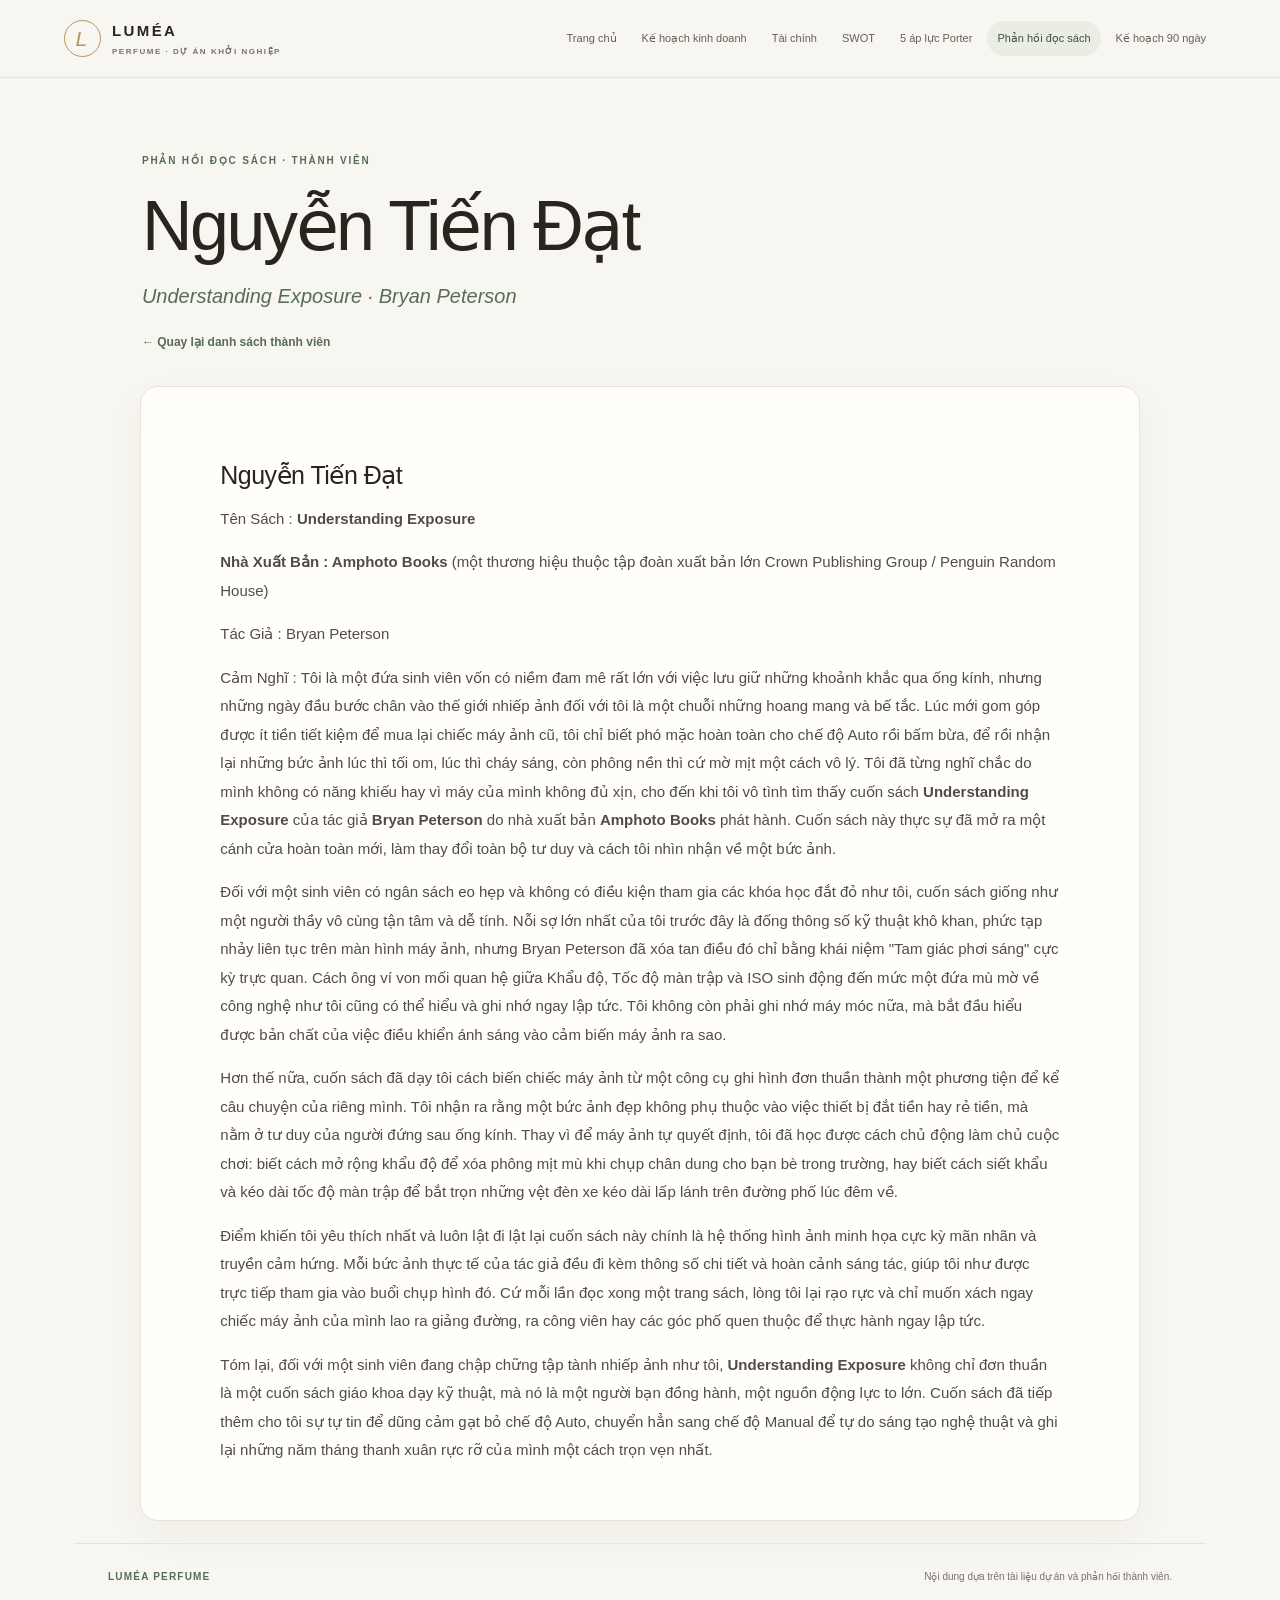
<file: ai-starup-website (1)/reflection-dat.html>
<!doctype html><html lang="vi"><head><meta charset="UTF-8"><meta name="viewport" content="width=device-width,initial-scale=1"><meta name="description" content="Đạt chia sẻ cuốn sách giúp mình hiểu Tam giác phơi sáng, chủ động điều khiển máy ảnh và chuyển từ chế độ Auto sang Manual. Bài viết nhấn mạnh tư duy sáng tạo quan trọng hơn thiết bị đắt tiền."><title>Nguyễn Tiến Đạt · Understanding Exposure | LUMÉA PERFUME</title><link rel="stylesheet" href="style.css"></head><body><header class="top"><a class="brand" href="index.html"><span class="brandmark">L</span><span>LUMÉA<small>PERFUME · DỰ ÁN KHỞI NGHIỆP</small></span></a><nav><a class="" href="index.html">Trang chủ</a><a class="" href="business-plan.html">Kế hoạch kinh doanh</a><a class="" href="financial-analysis.html">Tài chính</a><a class="" href="swot.html">SWOT</a><a class="" href="five-forces.html">5 áp lực Porter</a><a class="active" href="reflections.html">Phản hồi đọc sách</a><a class="" href="action-plan.html">Kế hoạch 90 ngày</a></nav></header><main><section class="page-hero"><span class="eyebrow">PHẢN HỒI ĐỌC SÁCH · THÀNH VIÊN</span><h1>Nguyễn Tiến Đạt</h1><p class="book">Understanding Exposure · Bryan Peterson</p><a class="text-link" href="reflections.html">← Quay lại danh sách thành viên</a></section><article class="section prose article"><h2>Nguyễn Tiến Đạt</h2>
<p>Tên Sách : <strong>Understanding Exposure</strong></p>
<p><strong>Nhà Xuất Bản : Amphoto Books</strong> (một thương hiệu thuộc tập đoàn xuất bản lớn Crown Publishing Group / Penguin Random House)</p>
<p>Tác Giả : Bryan Peterson</p>
<p>Cảm Nghĩ : Tôi là một đứa sinh viên vốn có niềm đam mê rất lớn với việc lưu giữ những khoảnh khắc qua ống kính, nhưng những ngày đầu bước chân vào thế giới nhiếp ảnh đối với tôi là một chuỗi những hoang mang và bế tắc. Lúc mới gom góp được ít tiền tiết kiệm để mua lại chiếc máy ảnh cũ, tôi chỉ biết phó mặc hoàn toàn cho chế độ Auto rồi bấm bừa, để rồi nhận lại những bức ảnh lúc thì tối om, lúc thì cháy sáng, còn phông nền thì cứ mờ mịt một cách vô lý. Tôi đã từng nghĩ chắc do mình không có năng khiếu hay vì máy của mình không đủ xịn, cho đến khi tôi vô tình tìm thấy cuốn sách <strong>Understanding Exposure</strong> của tác giả <strong>Bryan Peterson</strong> do nhà xuất bản <strong>Amphoto Books</strong> phát hành. Cuốn sách này thực sự đã mở ra một cánh cửa hoàn toàn mới, làm thay đổi toàn bộ tư duy và cách tôi nhìn nhận về một bức ảnh.</p>
<p>Đối với một sinh viên có ngân sách eo hẹp và không có điều kiện tham gia các khóa học đắt đỏ như tôi, cuốn sách giống như một người thầy vô cùng tận tâm và dễ tính. Nỗi sợ lớn nhất của tôi trước đây là đống thông số kỹ thuật khô khan, phức tạp nhảy liên tục trên màn hình máy ảnh, nhưng Bryan Peterson đã xóa tan điều đó chỉ bằng khái niệm "Tam giác phơi sáng" cực kỳ trực quan. Cách ông ví von mối quan hệ giữa Khẩu độ, Tốc độ màn trập và ISO sinh động đến mức một đứa mù mờ về công nghệ như tôi cũng có thể hiểu và ghi nhớ ngay lập tức. Tôi không còn phải ghi nhớ máy móc nữa, mà bắt đầu hiểu được bản chất của việc điều khiển ánh sáng vào cảm biến máy ảnh ra sao.</p>
<p>Hơn thế nữa, cuốn sách đã dạy tôi cách biến chiếc máy ảnh từ một công cụ ghi hình đơn thuần thành một phương tiện để kể câu chuyện của riêng mình. Tôi nhận ra rằng một bức ảnh đẹp không phụ thuộc vào việc thiết bị đắt tiền hay rẻ tiền, mà nằm ở tư duy của người đứng sau ống kính. Thay vì để máy ảnh tự quyết định, tôi đã học được cách chủ động làm chủ cuộc chơi: biết cách mở rộng khẩu độ để xóa phông mịt mù khi chụp chân dung cho bạn bè trong trường, hay biết cách siết khẩu và kéo dài tốc độ màn trập để bắt trọn những vệt đèn xe kéo dài lấp lánh trên đường phố lúc đêm về.</p>
<p>Điểm khiến tôi yêu thích nhất và luôn lật đi lật lại cuốn sách này chính là hệ thống hình ảnh minh họa cực kỳ mãn nhãn và truyền cảm hứng. Mỗi bức ảnh thực tế của tác giả đều đi kèm thông số chi tiết và hoàn cảnh sáng tác, giúp tôi như được trực tiếp tham gia vào buổi chụp hình đó. Cứ mỗi lần đọc xong một trang sách, lòng tôi lại rạo rực và chỉ muốn xách ngay chiếc máy ảnh của mình lao ra giảng đường, ra công viên hay các góc phố quen thuộc để thực hành ngay lập tức.</p>
<p>Tóm lại, đối với một sinh viên đang chập chững tập tành nhiếp ảnh như tôi, <strong>Understanding Exposure</strong> không chỉ đơn thuần là một cuốn sách giáo khoa dạy kỹ thuật, mà nó là một người bạn đồng hành, một nguồn động lực to lớn. Cuốn sách đã tiếp thêm cho tôi sự tự tin để dũng cảm gạt bỏ chế độ Auto, chuyển hẳn sang chế độ Manual để tự do sáng tạo nghệ thuật và ghi lại những năm tháng thanh xuân rực rỡ của mình một cách trọn vẹn nhất.</p></article></main><footer><a href="index.html">LUMÉA PERFUME</a><span>Nội dung dựa trên tài liệu dự án và phản hồi thành viên.</span></footer></body></html>
</file>
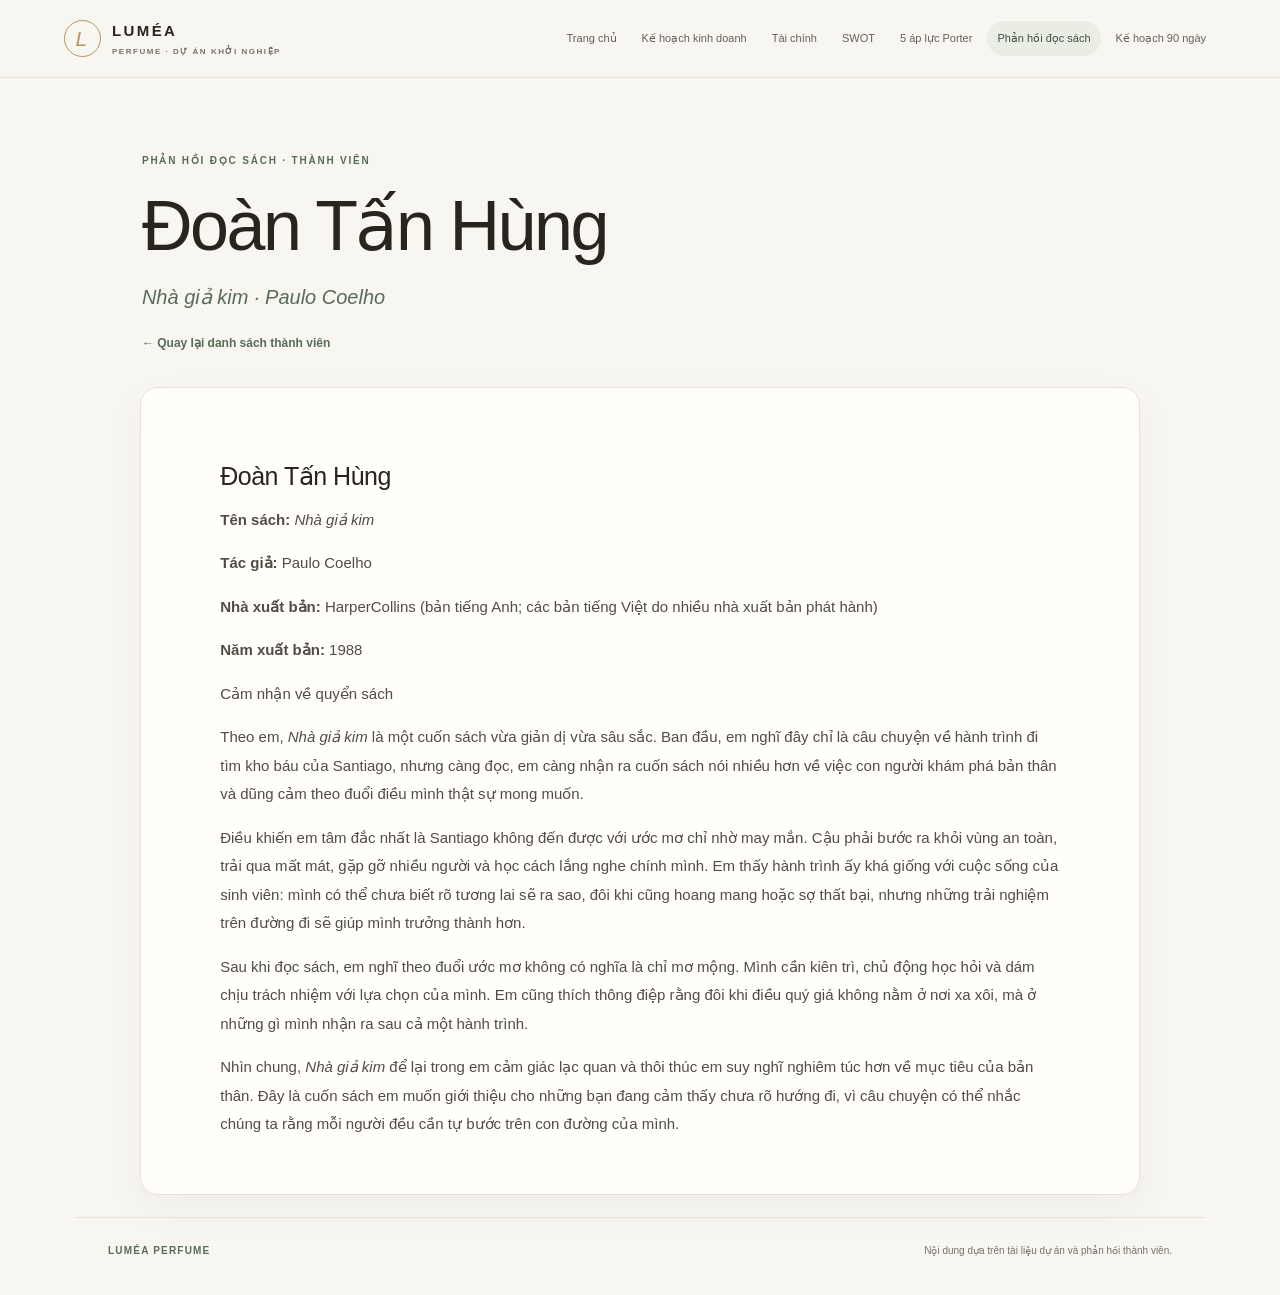
<file: ai-starup-website (1)/reflection-hung.html>
<!doctype html><html lang="vi"><head><meta charset="UTF-8"><meta name="viewport" content="width=device-width,initial-scale=1"><meta name="description" content="Hùng nhìn hành trình của Santiago như câu chuyện khám phá bản thân và theo đuổi điều mình mong muốn. Bài viết nhấn mạnh bước ra khỏi vùng an toàn, kiên trì, học hỏi và chịu trách nhiệm với lựa chọn."><title>Đoàn Tấn Hùng · Nhà giả kim | LUMÉA PERFUME</title><link rel="stylesheet" href="style.css"></head><body><header class="top"><a class="brand" href="index.html"><span class="brandmark">L</span><span>LUMÉA<small>PERFUME · DỰ ÁN KHỞI NGHIỆP</small></span></a><nav><a class="" href="index.html">Trang chủ</a><a class="" href="business-plan.html">Kế hoạch kinh doanh</a><a class="" href="financial-analysis.html">Tài chính</a><a class="" href="swot.html">SWOT</a><a class="" href="five-forces.html">5 áp lực Porter</a><a class="active" href="reflections.html">Phản hồi đọc sách</a><a class="" href="action-plan.html">Kế hoạch 90 ngày</a></nav></header><main><section class="page-hero"><span class="eyebrow">PHẢN HỒI ĐỌC SÁCH · THÀNH VIÊN</span><h1>Đoàn Tấn Hùng</h1><p class="book">Nhà giả kim · Paulo Coelho</p><a class="text-link" href="reflections.html">← Quay lại danh sách thành viên</a></section><article class="section prose article"><h2>Đoàn Tấn Hùng</h2>
<p><strong>Tên sách:</strong> <em>Nhà giả kim</em></p>
<p><strong>Tác giả:</strong> Paulo Coelho</p>
<p><strong>Nhà xuất bản:</strong> HarperCollins (bản tiếng Anh; các bản tiếng Việt do nhiều nhà xuất bản phát hành)</p>
<p><strong>Năm xuất bản:</strong> 1988</p>
<p>Cảm nhận về quyển sách</p>
<p>Theo em, <em>Nhà giả kim</em> là một cuốn sách vừa giản dị vừa sâu sắc. Ban đầu, em nghĩ đây chỉ là câu chuyện về hành trình đi tìm kho báu của Santiago, nhưng càng đọc, em càng nhận ra cuốn sách nói nhiều hơn về việc con người khám phá bản thân và dũng cảm theo đuổi điều mình thật sự mong muốn.</p>
<p>Điều khiến em tâm đắc nhất là Santiago không đến được với ước mơ chỉ nhờ may mắn. Cậu phải bước ra khỏi vùng an toàn, trải qua mất mát, gặp gỡ nhiều người và học cách lắng nghe chính mình. Em thấy hành trình ấy khá giống với cuộc sống của sinh viên: mình có thể chưa biết rõ tương lai sẽ ra sao, đôi khi cũng hoang mang hoặc sợ thất bại, nhưng những trải nghiệm trên đường đi sẽ giúp mình trưởng thành hơn.</p>
<p>Sau khi đọc sách, em nghĩ theo đuổi ước mơ không có nghĩa là chỉ mơ mộng. Mình cần kiên trì, chủ động học hỏi và dám chịu trách nhiệm với lựa chọn của mình. Em cũng thích thông điệp rằng đôi khi điều quý giá không nằm ở nơi xa xôi, mà ở những gì mình nhận ra sau cả một hành trình.</p>
<p>Nhìn chung, <em>Nhà giả kim</em> để lại trong em cảm giác lạc quan và thôi thúc em suy nghĩ nghiêm túc hơn về mục tiêu của bản thân. Đây là cuốn sách em muốn giới thiệu cho những bạn đang cảm thấy chưa rõ hướng đi, vì câu chuyện có thể nhắc chúng ta rằng mỗi người đều cần tự bước trên con đường của mình.</p></article></main><footer><a href="index.html">LUMÉA PERFUME</a><span>Nội dung dựa trên tài liệu dự án và phản hồi thành viên.</span></footer></body></html>
</file>
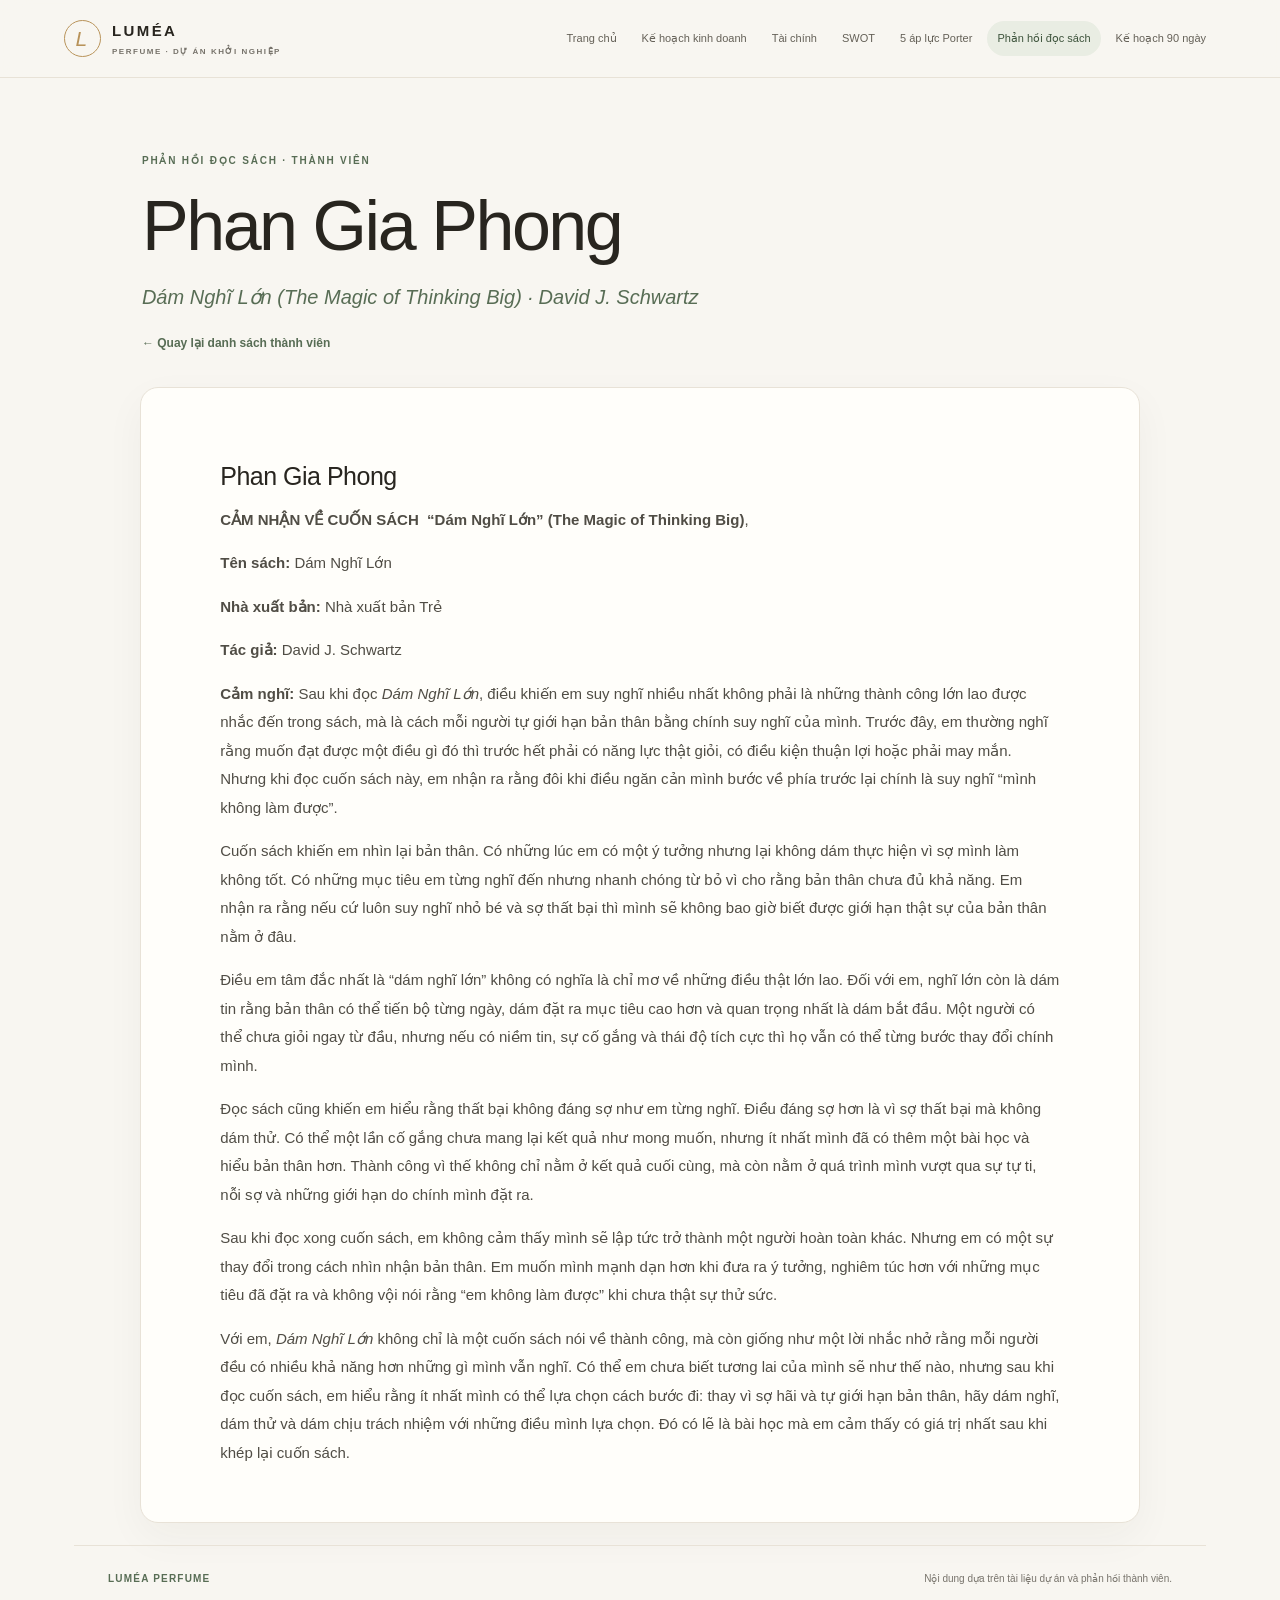
<file: ai-starup-website (1)/reflection-phong.html>
<!doctype html><html lang="vi"><head><meta charset="UTF-8"><meta name="viewport" content="width=device-width,initial-scale=1"><meta name="description" content="Phong suy ngẫm về cách nỗi sợ và suy nghĩ tự giới hạn có thể cản bước mình. Với bạn, dám nghĩ lớn là tin vào khả năng tiến bộ, đặt mục tiêu, bắt đầu và xem thất bại như một cơ hội học hỏi."><title>Phan Gia Phong · Dám Nghĩ Lớn (The Magic of Thinking Big) | LUMÉA PERFUME</title><link rel="stylesheet" href="style.css"></head><body><header class="top"><a class="brand" href="index.html"><span class="brandmark">L</span><span>LUMÉA<small>PERFUME · DỰ ÁN KHỞI NGHIỆP</small></span></a><nav><a class="" href="index.html">Trang chủ</a><a class="" href="business-plan.html">Kế hoạch kinh doanh</a><a class="" href="financial-analysis.html">Tài chính</a><a class="" href="swot.html">SWOT</a><a class="" href="five-forces.html">5 áp lực Porter</a><a class="active" href="reflections.html">Phản hồi đọc sách</a><a class="" href="action-plan.html">Kế hoạch 90 ngày</a></nav></header><main><section class="page-hero"><span class="eyebrow">PHẢN HỒI ĐỌC SÁCH · THÀNH VIÊN</span><h1>Phan Gia Phong</h1><p class="book">Dám Nghĩ Lớn (The Magic of Thinking Big) · David J. Schwartz</p><a class="text-link" href="reflections.html">← Quay lại danh sách thành viên</a></section><article class="section prose article"><h2>Phan Gia Phong</h2>
<p><strong>CẢM NHẬN VỀ CUỐN SÁCH  “Dám Nghĩ Lớn” (The Magic of Thinking Big)</strong>,</p>
<p><strong>Tên sách:</strong> Dám Nghĩ Lớn</p>
<p><strong>Nhà xuất bản:</strong> Nhà xuất bản Trẻ</p>
<p><strong>Tác giả:</strong> David J. Schwartz</p>
<p><strong>Cảm nghĩ:</strong> Sau khi đọc <em>Dám Nghĩ Lớn</em>, điều khiến em suy nghĩ nhiều nhất không phải là những thành công lớn lao được nhắc đến trong sách, mà là cách mỗi người tự giới hạn bản thân bằng chính suy nghĩ của mình. Trước đây, em thường nghĩ rằng muốn đạt được một điều gì đó thì trước hết phải có năng lực thật giỏi, có điều kiện thuận lợi hoặc phải may mắn. Nhưng khi đọc cuốn sách này, em nhận ra rằng đôi khi điều ngăn cản mình bước về phía trước lại chính là suy nghĩ “mình không làm được”.</p>
<p>Cuốn sách khiến em nhìn lại bản thân. Có những lúc em có một ý tưởng nhưng lại không dám thực hiện vì sợ mình làm không tốt. Có những mục tiêu em từng nghĩ đến nhưng nhanh chóng từ bỏ vì cho rằng bản thân chưa đủ khả năng. Em nhận ra rằng nếu cứ luôn suy nghĩ nhỏ bé và sợ thất bại thì mình sẽ không bao giờ biết được giới hạn thật sự của bản thân nằm ở đâu.</p>
<p>Điều em tâm đắc nhất là “dám nghĩ lớn” không có nghĩa là chỉ mơ về những điều thật lớn lao. Đối với em, nghĩ lớn còn là dám tin rằng bản thân có thể tiến bộ từng ngày, dám đặt ra mục tiêu cao hơn và quan trọng nhất là dám bắt đầu. Một người có thể chưa giỏi ngay từ đầu, nhưng nếu có niềm tin, sự cố gắng và thái độ tích cực thì họ vẫn có thể từng bước thay đổi chính mình.</p>
<p>Đọc sách cũng khiến em hiểu rằng thất bại không đáng sợ như em từng nghĩ. Điều đáng sợ hơn là vì sợ thất bại mà không dám thử. Có thể một lần cố gắng chưa mang lại kết quả như mong muốn, nhưng ít nhất mình đã có thêm một bài học và hiểu bản thân hơn. Thành công vì thế không chỉ nằm ở kết quả cuối cùng, mà còn nằm ở quá trình mình vượt qua sự tự ti, nỗi sợ và những giới hạn do chính mình đặt ra.</p>
<p>Sau khi đọc xong cuốn sách, em không cảm thấy mình sẽ lập tức trở thành một người hoàn toàn khác. Nhưng em có một sự thay đổi trong cách nhìn nhận bản thân. Em muốn mình mạnh dạn hơn khi đưa ra ý tưởng, nghiêm túc hơn với những mục tiêu đã đặt ra và không vội nói rằng “em không làm được” khi chưa thật sự thử sức.</p>
<p>Với em, <em>Dám Nghĩ Lớn</em> không chỉ là một cuốn sách nói về thành công, mà còn giống như một lời nhắc nhở rằng mỗi người đều có nhiều khả năng hơn những gì mình vẫn nghĩ. Có thể em chưa biết tương lai của mình sẽ như thế nào, nhưng sau khi đọc cuốn sách, em hiểu rằng ít nhất mình có thể lựa chọn cách bước đi: thay vì sợ hãi và tự giới hạn bản thân, hãy dám nghĩ, dám thử và dám chịu trách nhiệm với những điều mình lựa chọn. Đó có lẽ là bài học mà em cảm thấy có giá trị nhất sau khi khép lại cuốn sách.</p></article></main><footer><a href="index.html">LUMÉA PERFUME</a><span>Nội dung dựa trên tài liệu dự án và phản hồi thành viên.</span></footer></body></html>
</file>
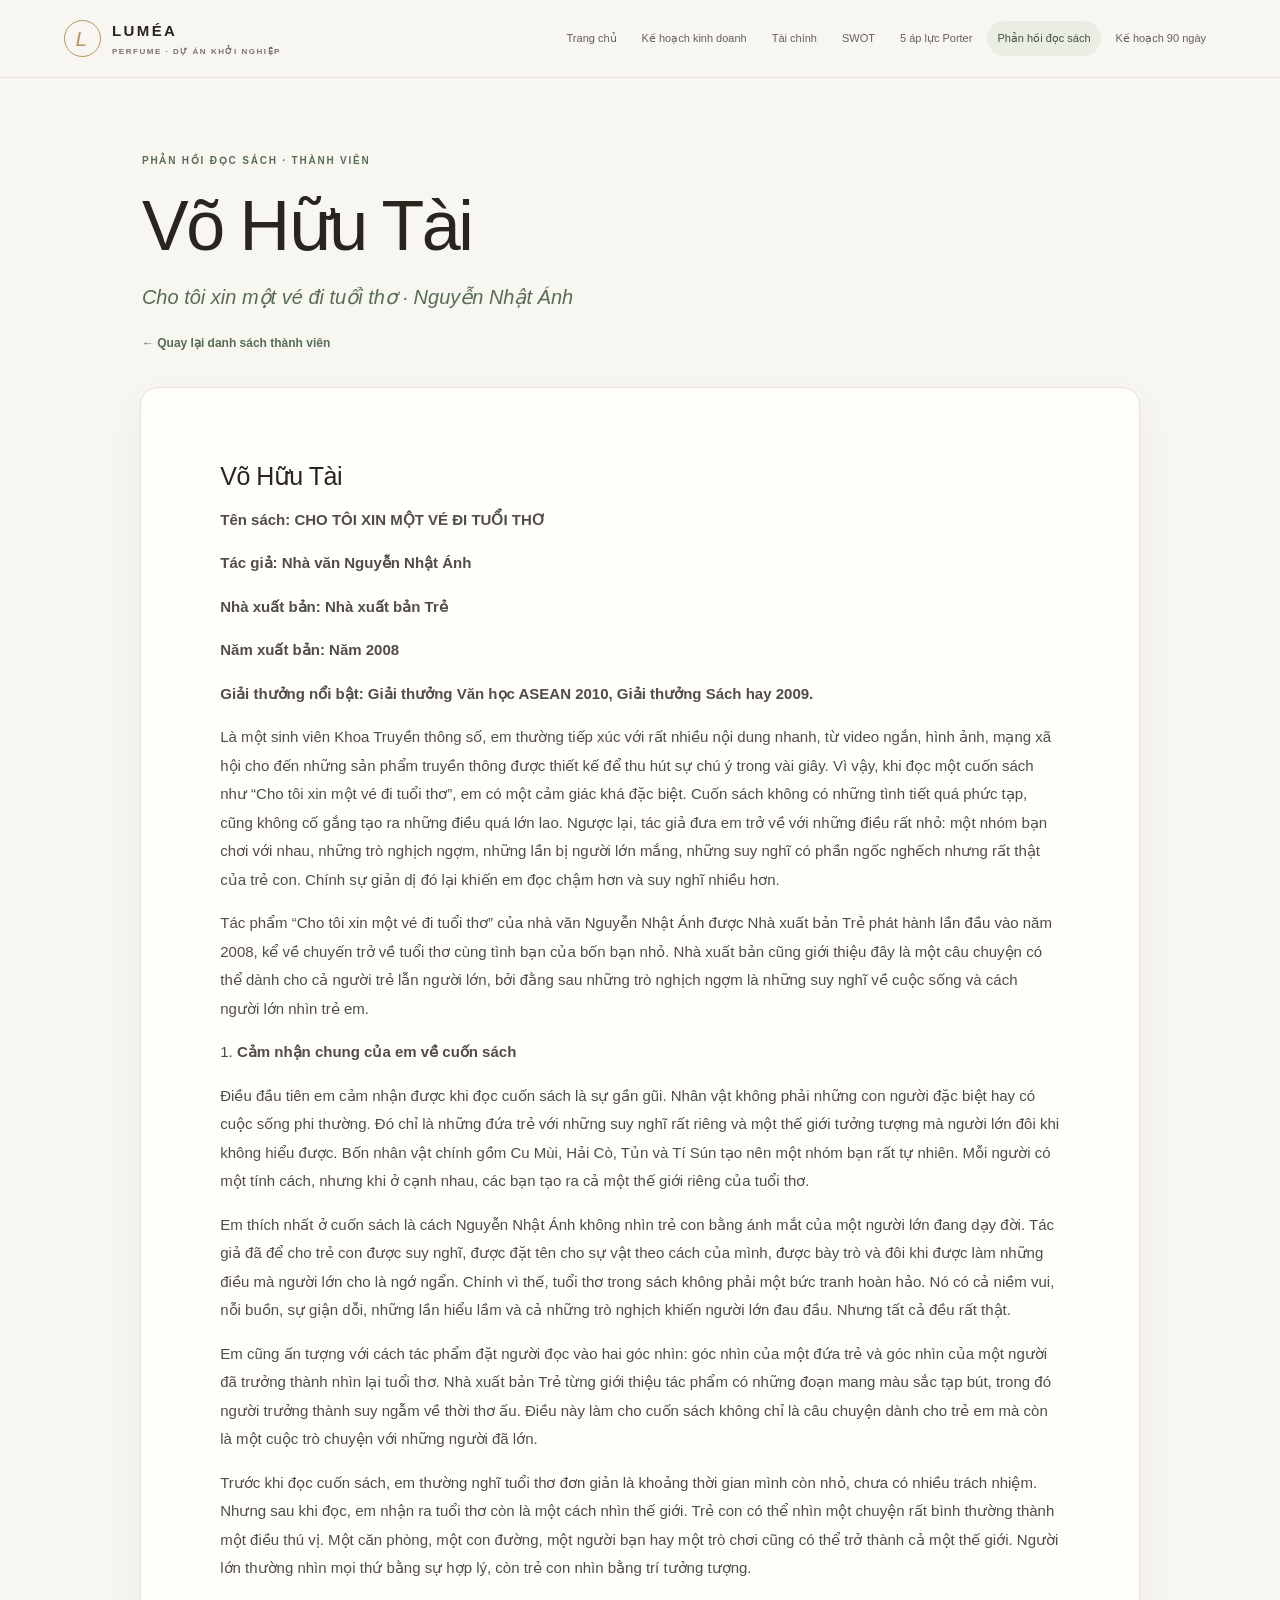
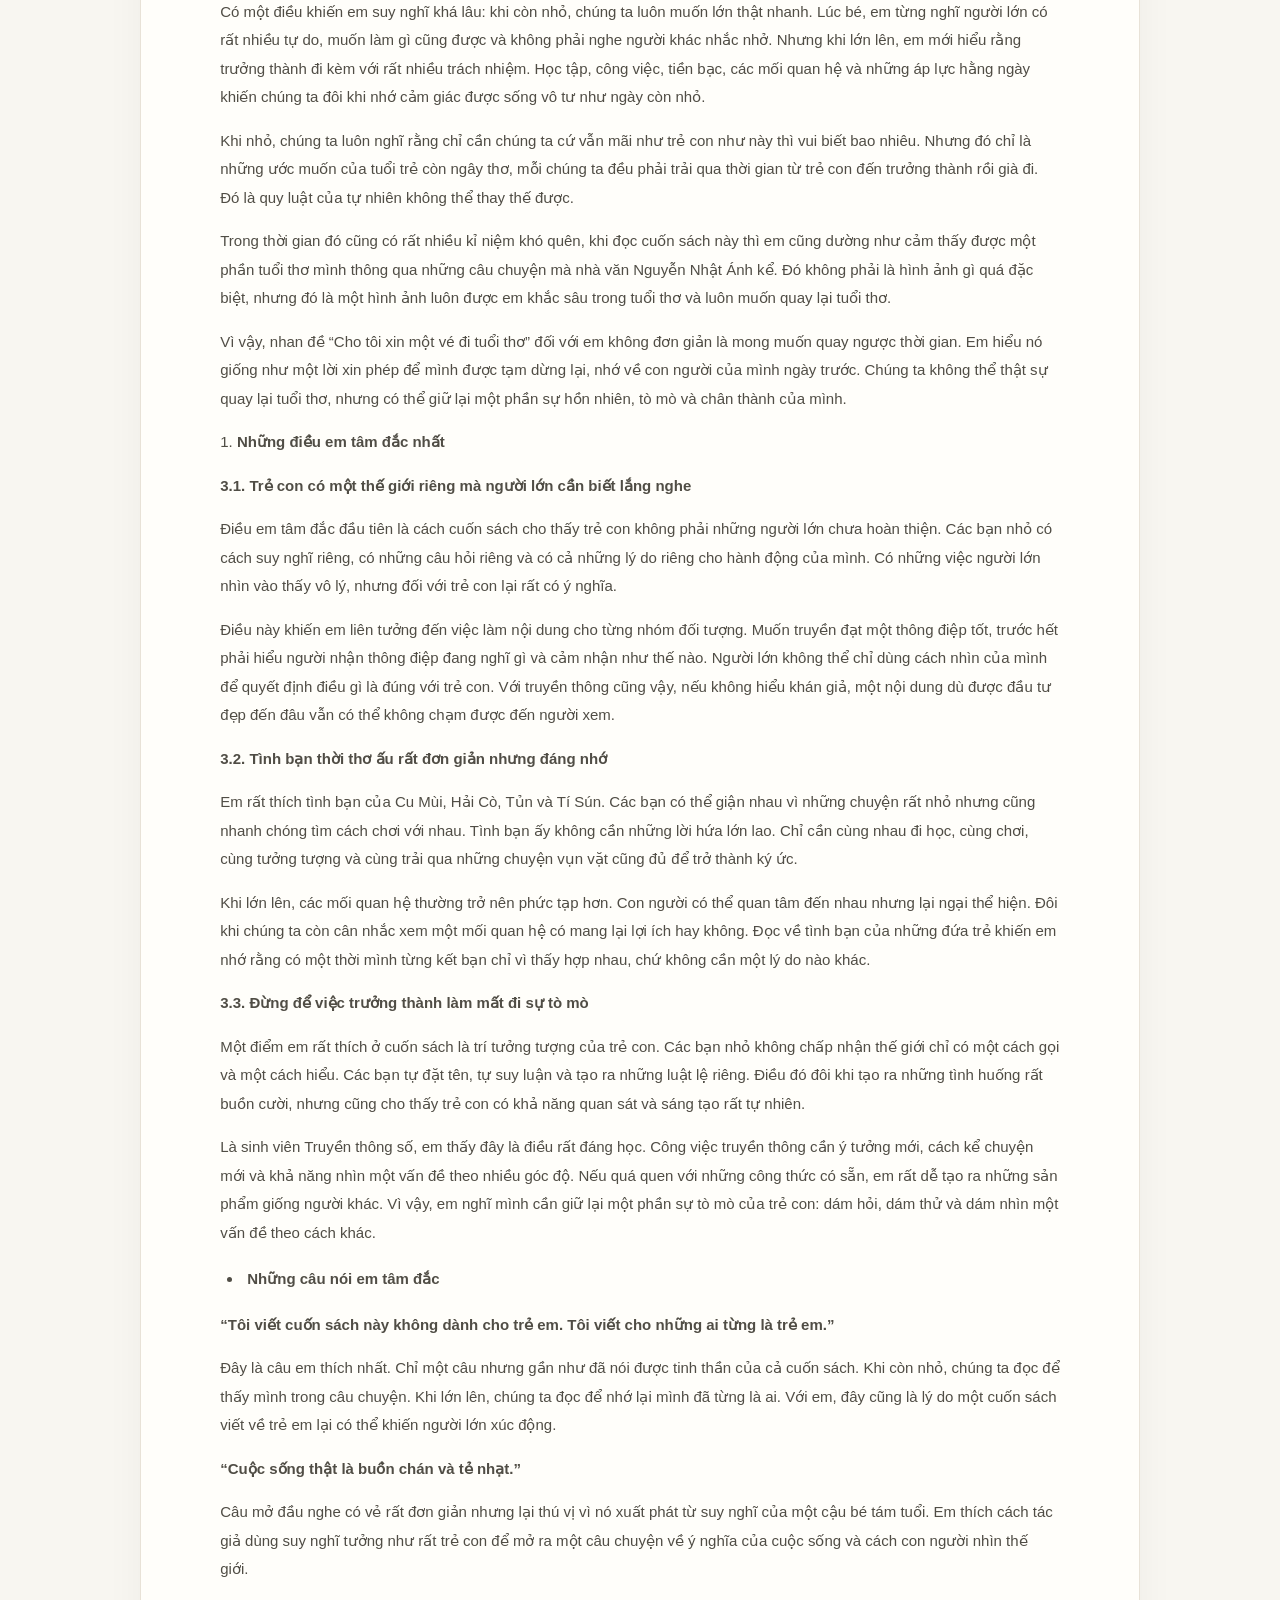
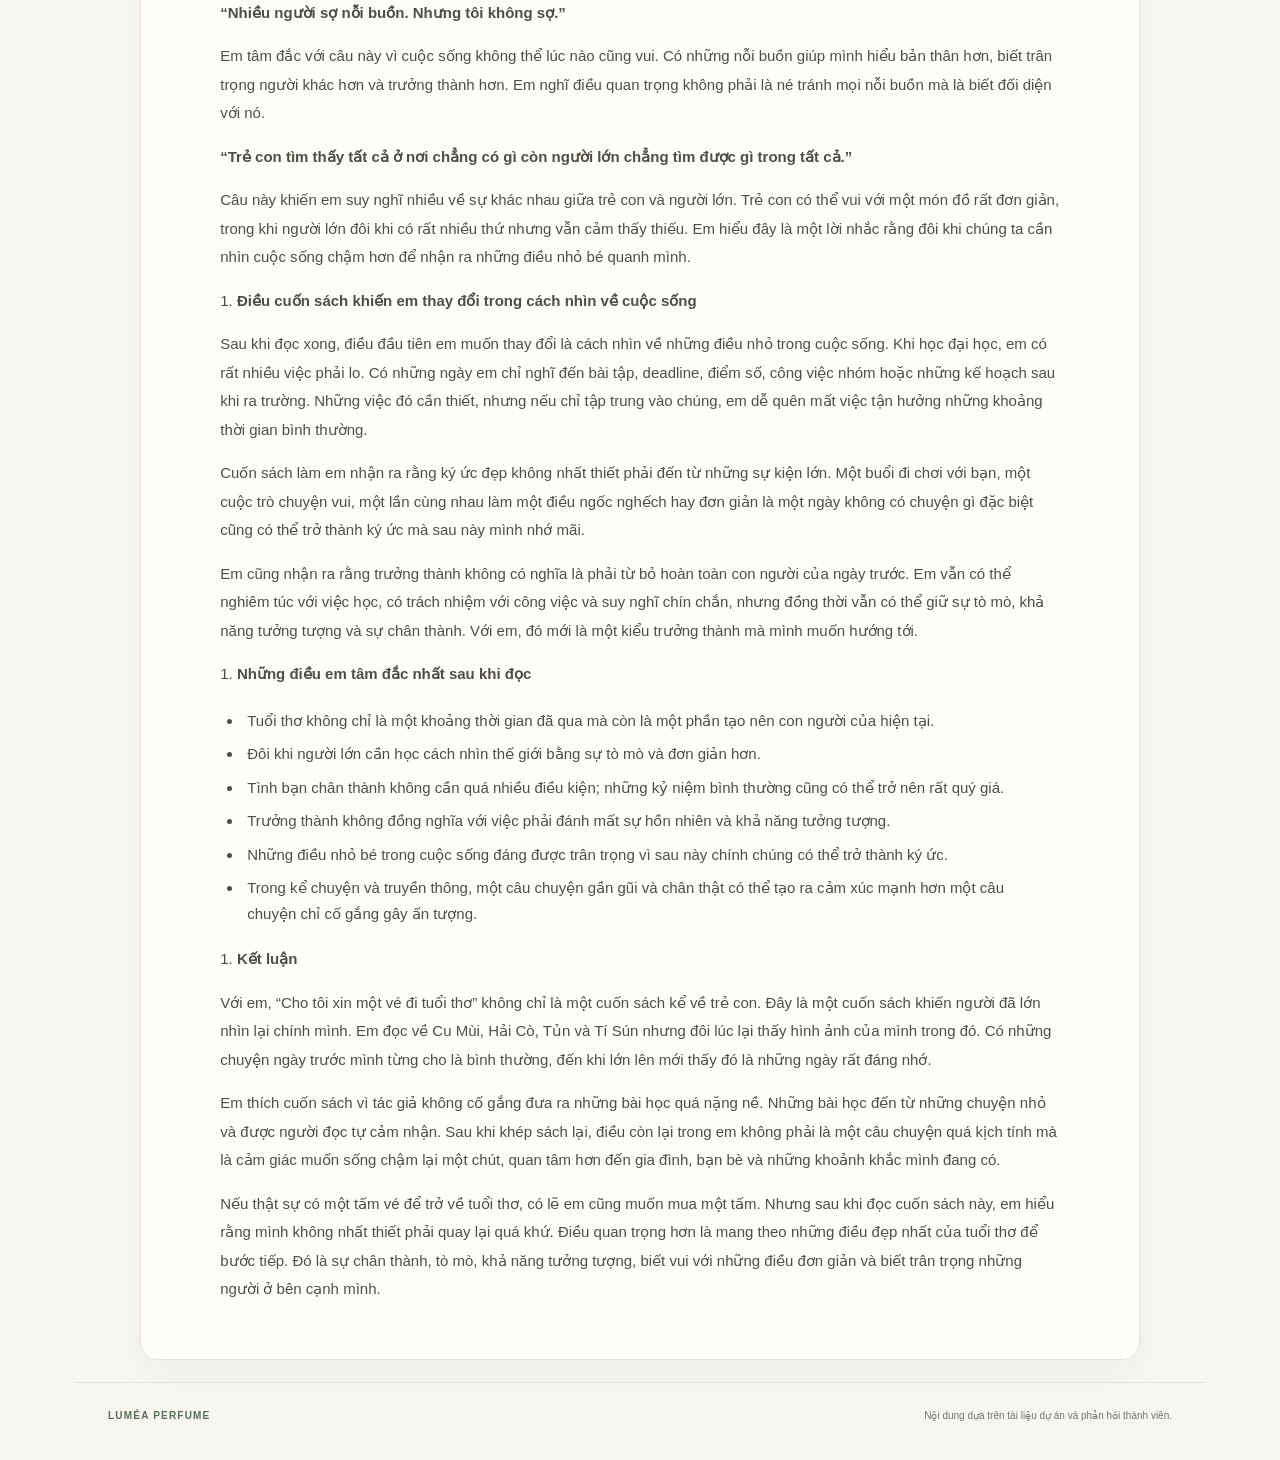
<file: ai-starup-website (1)/reflection-tai.html>
<!doctype html><html lang="vi"><head><meta charset="UTF-8"><meta name="viewport" content="width=device-width,initial-scale=1"><meta name="description" content="Tài trân trọng cách cuốn sách khơi gợi sự tò mò, trí tưởng tượng, tình bạn và những ký ức giản dị. Bài viết liên hệ việc hiểu góc nhìn khán giả với ngành truyền thông số, đồng thời muốn giữ sự chân thành khi trưởng thành."><title>Võ Hữu Tài · Cho tôi xin một vé đi tuổi thơ | LUMÉA PERFUME</title><link rel="stylesheet" href="style.css"></head><body><header class="top"><a class="brand" href="index.html"><span class="brandmark">L</span><span>LUMÉA<small>PERFUME · DỰ ÁN KHỞI NGHIỆP</small></span></a><nav><a class="" href="index.html">Trang chủ</a><a class="" href="business-plan.html">Kế hoạch kinh doanh</a><a class="" href="financial-analysis.html">Tài chính</a><a class="" href="swot.html">SWOT</a><a class="" href="five-forces.html">5 áp lực Porter</a><a class="active" href="reflections.html">Phản hồi đọc sách</a><a class="" href="action-plan.html">Kế hoạch 90 ngày</a></nav></header><main><section class="page-hero"><span class="eyebrow">PHẢN HỒI ĐỌC SÁCH · THÀNH VIÊN</span><h1>Võ Hữu Tài</h1><p class="book">Cho tôi xin một vé đi tuổi thơ · Nguyễn Nhật Ánh</p><a class="text-link" href="reflections.html">← Quay lại danh sách thành viên</a></section><article class="section prose article"><h2>Võ Hữu Tài</h2>
<p><strong>Tên sách: CHO TÔI XIN MỘT VÉ ĐI TUỔI THƠ</strong></p>
<p><strong>Tác giả: Nhà văn Nguyễn Nhật Ánh</strong></p>
<p><strong>Nhà xuất bản: Nhà xuất bản Trẻ</strong></p>
<p><strong>Năm xuất bản: Năm 2008</strong></p>
<p><strong>Giải thưởng nổi bật: Giải thưởng Văn học ASEAN 2010, Giải thưởng Sách hay 2009.</strong></p>
<p>Là một sinh viên Khoa Truyền thông số, em thường tiếp xúc với rất nhiều nội dung nhanh, từ video ngắn, hình ảnh, mạng xã hội cho đến những sản phẩm truyền thông được thiết kế để thu hút sự chú ý trong vài giây. Vì vậy, khi đọc một cuốn sách như “Cho tôi xin một vé đi tuổi thơ”, em có một cảm giác khá đặc biệt. Cuốn sách không có những tình tiết quá phức tạp, cũng không cố gắng tạo ra những điều quá lớn lao. Ngược lại, tác giả đưa em trở về với những điều rất nhỏ: một nhóm bạn chơi với nhau, những trò nghịch ngợm, những lần bị người lớn mắng, những suy nghĩ có phần ngốc nghếch nhưng rất thật của trẻ con. Chính sự giản dị đó lại khiến em đọc chậm hơn và suy nghĩ nhiều hơn.</p>
<p>Tác phẩm “Cho tôi xin một vé đi tuổi thơ” của nhà văn Nguyễn Nhật Ánh được Nhà xuất bản Trẻ phát hành lần đầu vào năm 2008, kể về chuyến trở về tuổi thơ cùng tình bạn của bốn bạn nhỏ. Nhà xuất bản cũng giới thiệu đây là một câu chuyện có thể dành cho cả người trẻ lẫn người lớn, bởi đằng sau những trò nghịch ngợm là những suy nghĩ về cuộc sống và cách người lớn nhìn trẻ em.</p>
<p>1. <strong>Cảm nhận chung của em về cuốn sách</strong></p>
<p>Điều đầu tiên em cảm nhận được khi đọc cuốn sách là sự gần gũi. Nhân vật không phải những con người đặc biệt hay có cuộc sống phi thường. Đó chỉ là những đứa trẻ với những suy nghĩ rất riêng và một thế giới tưởng tượng mà người lớn đôi khi không hiểu được. Bốn nhân vật chính gồm Cu Mùi, Hải Cò, Tủn và Tí Sún tạo nên một nhóm bạn rất tự nhiên. Mỗi người có một tính cách, nhưng khi ở cạnh nhau, các bạn tạo ra cả một thế giới riêng của tuổi thơ.</p>
<p>Em thích nhất ở cuốn sách là cách Nguyễn Nhật Ánh không nhìn trẻ con bằng ánh mắt của một người lớn đang dạy đời. Tác giả đã để cho trẻ con được suy nghĩ, được đặt tên cho sự vật theo cách của mình, được bày trò và đôi khi được làm những điều mà người lớn cho là ngớ ngẩn. Chính vì thế, tuổi thơ trong sách không phải một bức tranh hoàn hảo. Nó có cả niềm vui, nỗi buồn, sự giận dỗi, những lần hiểu lầm và cả những trò nghịch khiến người lớn đau đầu. Nhưng tất cả đều rất thật.</p>
<p>Em cũng ấn tượng với cách tác phẩm đặt người đọc vào hai góc nhìn: góc nhìn của một đứa trẻ và góc nhìn của một người đã trưởng thành nhìn lại tuổi thơ. Nhà xuất bản Trẻ từng giới thiệu tác phẩm có những đoạn mang màu sắc tạp bút, trong đó người trưởng thành suy ngẫm về thời thơ ấu. Điều này làm cho cuốn sách không chỉ là câu chuyện dành cho trẻ em mà còn là một cuộc trò chuyện với những người đã lớn.</p>
<p>Trước khi đọc cuốn sách, em thường nghĩ tuổi thơ đơn giản là khoảng thời gian mình còn nhỏ, chưa có nhiều trách nhiệm. Nhưng sau khi đọc, em nhận ra tuổi thơ còn là một cách nhìn thế giới. Trẻ con có thể nhìn một chuyện rất bình thường thành một điều thú vị. Một căn phòng, một con đường, một người bạn hay một trò chơi cũng có thể trở thành cả một thế giới. Người lớn thường nhìn mọi thứ bằng sự hợp lý, còn trẻ con nhìn bằng trí tưởng tượng.</p>
<p>Có một điều khiến em suy nghĩ khá lâu: khi còn nhỏ, chúng ta luôn muốn lớn thật nhanh. Lúc bé, em từng nghĩ người lớn có rất nhiều tự do, muốn làm gì cũng được và không phải nghe người khác nhắc nhở. Nhưng khi lớn lên, em mới hiểu rằng trưởng thành đi kèm với rất nhiều trách nhiệm. Học tập, công việc, tiền bạc, các mối quan hệ và những áp lực hằng ngày khiến chúng ta đôi khi nhớ cảm giác được sống vô tư như ngày còn nhỏ.</p>
<p>Khi nhỏ, chúng ta luôn nghĩ rằng chỉ cần chúng ta cứ vẫn mãi như trẻ con như này thì vui biết bao nhiêu. Nhưng đó chỉ là những ước muốn của tuổi trẻ còn ngây thơ, mỗi chúng ta đều phải trải qua thời gian từ trẻ con đến trưởng thành rồi già đi. Đó là quy luật của tự nhiên không thể thay thế được.</p>
<p>Trong thời gian đó cũng có rất nhiều kỉ niệm khó quên, khi đọc cuốn sách này thì em cũng dường như cảm thấy được một phần tuổi thơ mình thông qua những câu chuyện mà nhà văn Nguyễn Nhật Ánh kể. Đó không phải là hình ảnh gì quá đặc biệt, nhưng đó là một hình ảnh luôn được em khắc sâu trong tuổi thơ và luôn muốn quay lại tuổi thơ.</p>
<p>Vì vậy, nhan đề “Cho tôi xin một vé đi tuổi thơ” đối với em không đơn giản là mong muốn quay ngược thời gian. Em hiểu nó giống như một lời xin phép để mình được tạm dừng lại, nhớ về con người của mình ngày trước. Chúng ta không thể thật sự quay lại tuổi thơ, nhưng có thể giữ lại một phần sự hồn nhiên, tò mò và chân thành của mình.</p>
<p>1. <strong>Những điều em tâm đắc nhất</strong></p>
<p><strong>3.1. Trẻ con có một thế giới riêng mà người lớn cần biết lắng nghe</strong></p>
<p>Điều em tâm đắc đầu tiên là cách cuốn sách cho thấy trẻ con không phải những người lớn chưa hoàn thiện. Các bạn nhỏ có cách suy nghĩ riêng, có những câu hỏi riêng và có cả những lý do riêng cho hành động của mình. Có những việc người lớn nhìn vào thấy vô lý, nhưng đối với trẻ con lại rất có ý nghĩa.</p>
<p>Điều này khiến em liên tưởng đến việc làm nội dung cho từng nhóm đối tượng. Muốn truyền đạt một thông điệp tốt, trước hết phải hiểu người nhận thông điệp đang nghĩ gì và cảm nhận như thế nào. Người lớn không thể chỉ dùng cách nhìn của mình để quyết định điều gì là đúng với trẻ con. Với truyền thông cũng vậy, nếu không hiểu khán giả, một nội dung dù được đầu tư đẹp đến đâu vẫn có thể không chạm được đến người xem.</p>
<p><strong>3.2. Tình bạn thời thơ ấu rất đơn giản nhưng đáng nhớ</strong></p>
<p>Em rất thích tình bạn của Cu Mùi, Hải Cò, Tủn và Tí Sún. Các bạn có thể giận nhau vì những chuyện rất nhỏ nhưng cũng nhanh chóng tìm cách chơi với nhau. Tình bạn ấy không cần những lời hứa lớn lao. Chỉ cần cùng nhau đi học, cùng chơi, cùng tưởng tượng và cùng trải qua những chuyện vụn vặt cũng đủ để trở thành ký ức.</p>
<p>Khi lớn lên, các mối quan hệ thường trở nên phức tạp hơn. Con người có thể quan tâm đến nhau nhưng lại ngại thể hiện. Đôi khi chúng ta còn cân nhắc xem một mối quan hệ có mang lại lợi ích hay không. Đọc về tình bạn của những đứa trẻ khiến em nhớ rằng có một thời mình từng kết bạn chỉ vì thấy hợp nhau, chứ không cần một lý do nào khác.</p>
<p><strong>3.3. Đừng để việc trưởng thành làm mất đi sự tò mò</strong></p>
<p>Một điểm em rất thích ở cuốn sách là trí tưởng tượng của trẻ con. Các bạn nhỏ không chấp nhận thế giới chỉ có một cách gọi và một cách hiểu. Các bạn tự đặt tên, tự suy luận và tạo ra những luật lệ riêng. Điều đó đôi khi tạo ra những tình huống rất buồn cười, nhưng cũng cho thấy trẻ con có khả năng quan sát và sáng tạo rất tự nhiên.</p>
<p>Là sinh viên Truyền thông số, em thấy đây là điều rất đáng học. Công việc truyền thông cần ý tưởng mới, cách kể chuyện mới và khả năng nhìn một vấn đề theo nhiều góc độ. Nếu quá quen với những công thức có sẵn, em rất dễ tạo ra những sản phẩm giống người khác. Vì vậy, em nghĩ mình cần giữ lại một phần sự tò mò của trẻ con: dám hỏi, dám thử và dám nhìn một vấn đề theo cách khác.</p>
<ul>
<li><strong>Những câu nói em tâm đắc</strong></li>
</ul>
<p><strong>“Tôi viết cuốn sách này không dành cho trẻ em. Tôi viết cho những ai từng là trẻ em.”</strong></p>
<p>Đây là câu em thích nhất. Chỉ một câu nhưng gần như đã nói được tinh thần của cả cuốn sách. Khi còn nhỏ, chúng ta đọc để thấy mình trong câu chuyện. Khi lớn lên, chúng ta đọc để nhớ lại mình đã từng là ai. Với em, đây cũng là lý do một cuốn sách viết về trẻ em lại có thể khiến người lớn xúc động.</p>
<p><strong>“Cuộc sống thật là buồn chán và tẻ nhạt.”</strong></p>
<p>Câu mở đầu nghe có vẻ rất đơn giản nhưng lại thú vị vì nó xuất phát từ suy nghĩ của một cậu bé tám tuổi. Em thích cách tác giả dùng suy nghĩ tưởng như rất trẻ con để mở ra một câu chuyện về ý nghĩa của cuộc sống và cách con người nhìn thế giới.</p>
<p><strong>“Nhiều người sợ nỗi buồn. Nhưng tôi không sợ.”</strong></p>
<p>Em tâm đắc với câu này vì cuộc sống không thể lúc nào cũng vui. Có những nỗi buồn giúp mình hiểu bản thân hơn, biết trân trọng người khác hơn và trưởng thành hơn. Em nghĩ điều quan trọng không phải là né tránh mọi nỗi buồn mà là biết đối diện với nó.</p>
<p><strong>“Trẻ con tìm thấy tất cả ở nơi chẳng có gì còn người lớn chẳng tìm được gì trong tất cả.”</strong></p>
<p>Câu này khiến em suy nghĩ nhiều về sự khác nhau giữa trẻ con và người lớn. Trẻ con có thể vui với một món đồ rất đơn giản, trong khi người lớn đôi khi có rất nhiều thứ nhưng vẫn cảm thấy thiếu. Em hiểu đây là một lời nhắc rằng đôi khi chúng ta cần nhìn cuộc sống chậm hơn để nhận ra những điều nhỏ bé quanh mình.</p>
<p>1. <strong>Điều cuốn sách khiến em thay đổi trong cách nhìn về cuộc sống</strong></p>
<p>Sau khi đọc xong, điều đầu tiên em muốn thay đổi là cách nhìn về những điều nhỏ trong cuộc sống. Khi học đại học, em có rất nhiều việc phải lo. Có những ngày em chỉ nghĩ đến bài tập, deadline, điểm số, công việc nhóm hoặc những kế hoạch sau khi ra trường. Những việc đó cần thiết, nhưng nếu chỉ tập trung vào chúng, em dễ quên mất việc tận hưởng những khoảng thời gian bình thường.</p>
<p>Cuốn sách làm em nhận ra rằng ký ức đẹp không nhất thiết phải đến từ những sự kiện lớn. Một buổi đi chơi với bạn, một cuộc trò chuyện vui, một lần cùng nhau làm một điều ngốc nghếch hay đơn giản là một ngày không có chuyện gì đặc biệt cũng có thể trở thành ký ức mà sau này mình nhớ mãi.</p>
<p>Em cũng nhận ra rằng trưởng thành không có nghĩa là phải từ bỏ hoàn toàn con người của ngày trước. Em vẫn có thể nghiêm túc với việc học, có trách nhiệm với công việc và suy nghĩ chín chắn, nhưng đồng thời vẫn có thể giữ sự tò mò, khả năng tưởng tượng và sự chân thành. Với em, đó mới là một kiểu trưởng thành mà mình muốn hướng tới.</p>
<p>1. <strong>Những điều em tâm đắc nhất sau khi đọc</strong></p>
<ul>
<li>Tuổi thơ không chỉ là một khoảng thời gian đã qua mà còn là một phần tạo nên con người của hiện tại.</li>
<li>Đôi khi người lớn cần học cách nhìn thế giới bằng sự tò mò và đơn giản hơn.</li>
<li>Tình bạn chân thành không cần quá nhiều điều kiện; những kỷ niệm bình thường cũng có thể trở nên rất quý giá.</li>
<li>Trưởng thành không đồng nghĩa với việc phải đánh mất sự hồn nhiên và khả năng tưởng tượng.</li>
<li>Những điều nhỏ bé trong cuộc sống đáng được trân trọng vì sau này chính chúng có thể trở thành ký ức.</li>
<li>Trong kể chuyện và truyền thông, một câu chuyện gần gũi và chân thật có thể tạo ra cảm xúc mạnh hơn một câu chuyện chỉ cố gắng gây ấn tượng.</li>
</ul>
<p>1. <strong>Kết luận</strong></p>
<p>Với em, “Cho tôi xin một vé đi tuổi thơ” không chỉ là một cuốn sách kể về trẻ con. Đây là một cuốn sách khiến người đã lớn nhìn lại chính mình. Em đọc về Cu Mùi, Hải Cò, Tủn và Tí Sún nhưng đôi lúc lại thấy hình ảnh của mình trong đó. Có những chuyện ngày trước mình từng cho là bình thường, đến khi lớn lên mới thấy đó là những ngày rất đáng nhớ.</p>
<p>Em thích cuốn sách vì tác giả không cố gắng đưa ra những bài học quá nặng nề. Những bài học đến từ những chuyện nhỏ và được người đọc tự cảm nhận. Sau khi khép sách lại, điều còn lại trong em không phải là một câu chuyện quá kịch tính mà là cảm giác muốn sống chậm lại một chút, quan tâm hơn đến gia đình, bạn bè và những khoảnh khắc mình đang có.</p>
<p>Nếu thật sự có một tấm vé để trở về tuổi thơ, có lẽ em cũng muốn mua một tấm. Nhưng sau khi đọc cuốn sách này, em hiểu rằng mình không nhất thiết phải quay lại quá khứ. Điều quan trọng hơn là mang theo những điều đẹp nhất của tuổi thơ để bước tiếp. Đó là sự chân thành, tò mò, khả năng tưởng tượng, biết vui với những điều đơn giản và biết trân trọng những người ở bên cạnh mình.</p></article></main><footer><a href="index.html">LUMÉA PERFUME</a><span>Nội dung dựa trên tài liệu dự án và phản hồi thành viên.</span></footer></body></html>
</file>
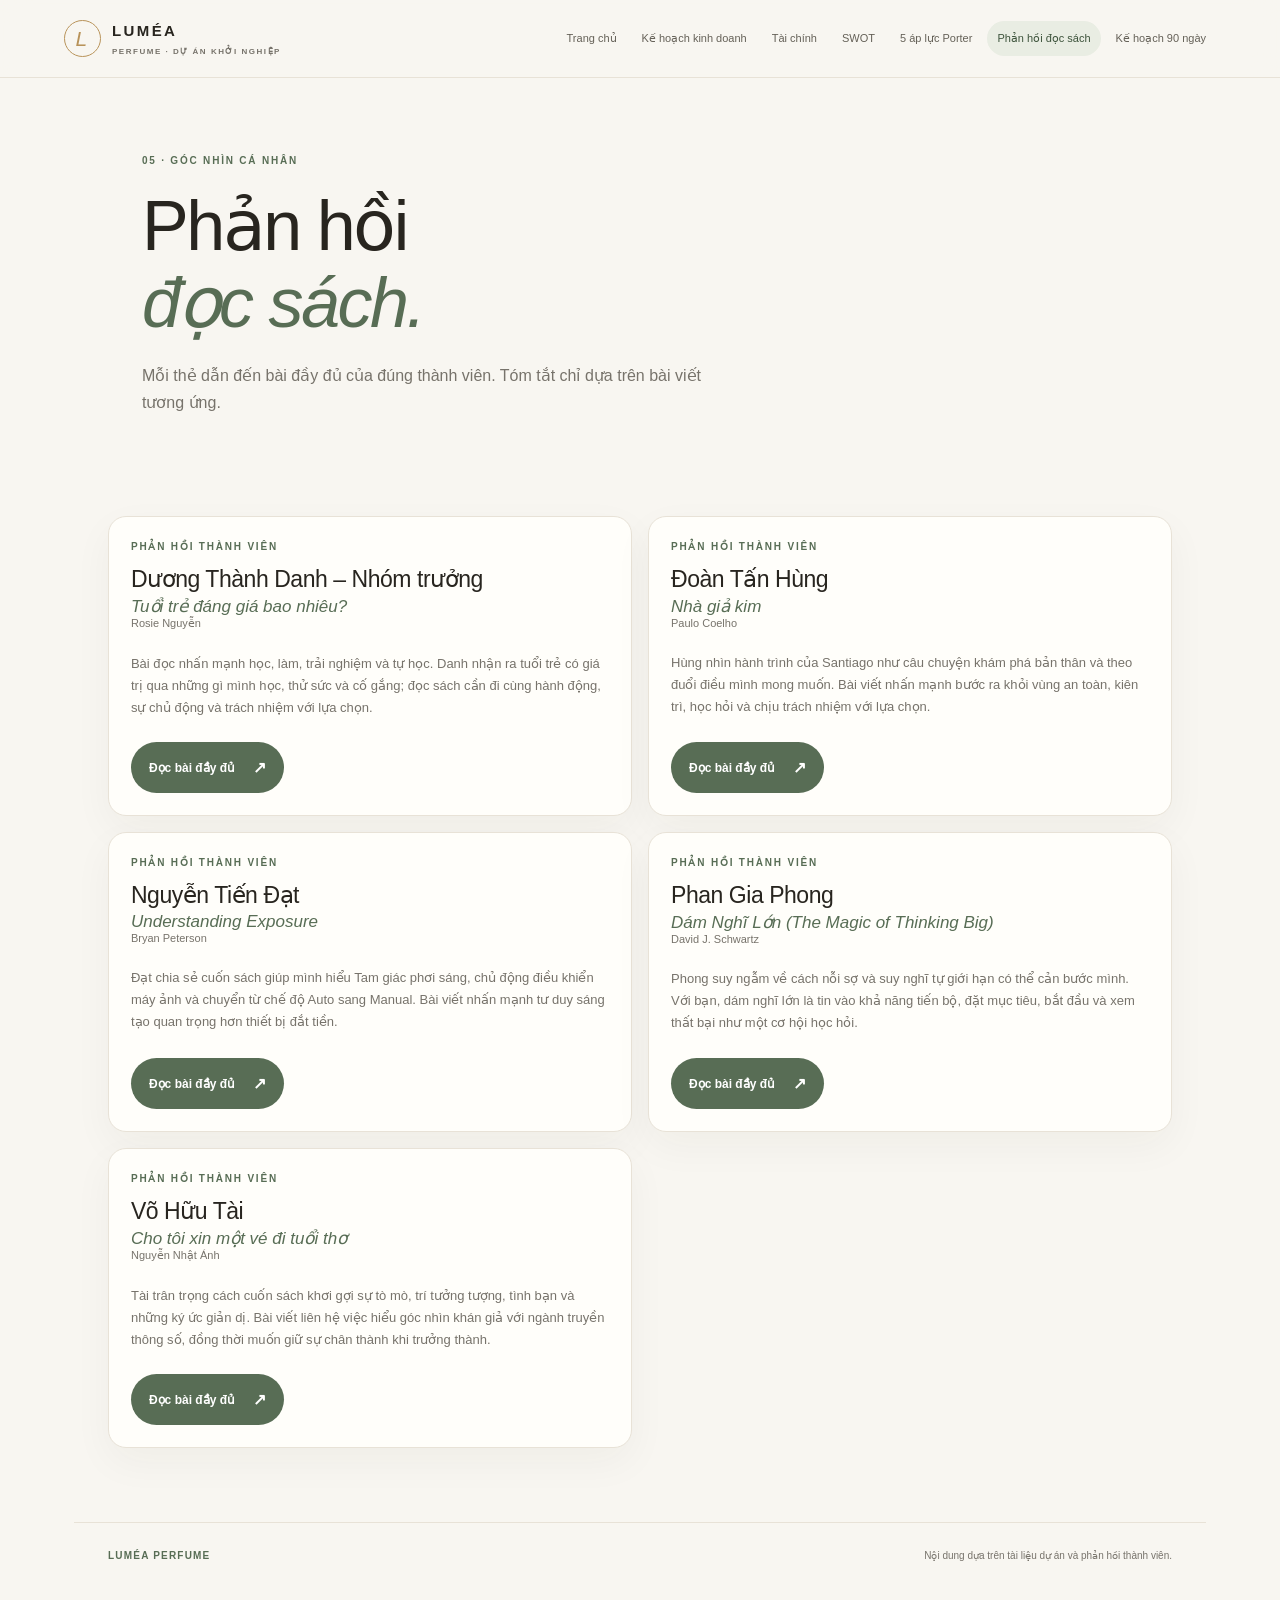
<file: ai-starup-website (1)/reflections.html>
<!doctype html><html lang="vi"><head><meta charset="UTF-8"><meta name="viewport" content="width=device-width,initial-scale=1"><meta name="description" content="Bài cảm nhận sách của các thành viên"><title>Phản hồi đọc sách | LUMÉA PERFUME</title><link rel="stylesheet" href="style.css"></head><body><header class="top"><a class="brand" href="index.html"><span class="brandmark">L</span><span>LUMÉA<small>PERFUME · DỰ ÁN KHỞI NGHIỆP</small></span></a><nav><a class="" href="index.html">Trang chủ</a><a class="" href="business-plan.html">Kế hoạch kinh doanh</a><a class="" href="financial-analysis.html">Tài chính</a><a class="" href="swot.html">SWOT</a><a class="" href="five-forces.html">5 áp lực Porter</a><a class="active" href="reflections.html">Phản hồi đọc sách</a><a class="" href="action-plan.html">Kế hoạch 90 ngày</a></nav></header><main><section class="page-hero"><span class="eyebrow">05 · GÓC NHÌN CÁ NHÂN</span><h1>Phản hồi<br><em>đọc sách.</em></h1><p>Mỗi thẻ dẫn đến bài đầy đủ của đúng thành viên. Tóm tắt chỉ dựa trên bài viết tương ứng.</p></section><section class="section"><div class="grid two"><article class="card reflection-card"><span class="eyebrow">PHẢN HỒI THÀNH VIÊN</span><h2>Dương Thành Danh – Nhóm trưởng</h2><p class="book">Tuổi trẻ đáng giá bao nhiêu?<span>Rosie Nguyễn</span></p><p>Bài đọc nhấn mạnh học, làm, trải nghiệm và tự học. Danh nhận ra tuổi trẻ có giá trị qua những gì mình học, thử sức và cố gắng; đọc sách cần đi cùng hành động, sự chủ động và trách nhiệm với lựa chọn.</p><a class="button" href="reflection-danh.html">Đọc bài đầy đủ <span>↗</span></a></article><article class="card reflection-card"><span class="eyebrow">PHẢN HỒI THÀNH VIÊN</span><h2>Đoàn Tấn Hùng</h2><p class="book">Nhà giả kim<span>Paulo Coelho</span></p><p>Hùng nhìn hành trình của Santiago như câu chuyện khám phá bản thân và theo đuổi điều mình mong muốn. Bài viết nhấn mạnh bước ra khỏi vùng an toàn, kiên trì, học hỏi và chịu trách nhiệm với lựa chọn.</p><a class="button" href="reflection-hung.html">Đọc bài đầy đủ <span>↗</span></a></article><article class="card reflection-card"><span class="eyebrow">PHẢN HỒI THÀNH VIÊN</span><h2>Nguyễn Tiến Đạt</h2><p class="book">Understanding Exposure<span>Bryan Peterson</span></p><p>Đạt chia sẻ cuốn sách giúp mình hiểu Tam giác phơi sáng, chủ động điều khiển máy ảnh và chuyển từ chế độ Auto sang Manual. Bài viết nhấn mạnh tư duy sáng tạo quan trọng hơn thiết bị đắt tiền.</p><a class="button" href="reflection-dat.html">Đọc bài đầy đủ <span>↗</span></a></article><article class="card reflection-card"><span class="eyebrow">PHẢN HỒI THÀNH VIÊN</span><h2>Phan Gia Phong</h2><p class="book">Dám Nghĩ Lớn (The Magic of Thinking Big)<span>David J. Schwartz</span></p><p>Phong suy ngẫm về cách nỗi sợ và suy nghĩ tự giới hạn có thể cản bước mình. Với bạn, dám nghĩ lớn là tin vào khả năng tiến bộ, đặt mục tiêu, bắt đầu và xem thất bại như một cơ hội học hỏi.</p><a class="button" href="reflection-phong.html">Đọc bài đầy đủ <span>↗</span></a></article><article class="card reflection-card"><span class="eyebrow">PHẢN HỒI THÀNH VIÊN</span><h2>Võ Hữu Tài</h2><p class="book">Cho tôi xin một vé đi tuổi thơ<span>Nguyễn Nhật Ánh</span></p><p>Tài trân trọng cách cuốn sách khơi gợi sự tò mò, trí tưởng tượng, tình bạn và những ký ức giản dị. Bài viết liên hệ việc hiểu góc nhìn khán giả với ngành truyền thông số, đồng thời muốn giữ sự chân thành khi trưởng thành.</p><a class="button" href="reflection-tai.html">Đọc bài đầy đủ <span>↗</span></a></article></div></section></main><footer><a href="index.html">LUMÉA PERFUME</a><span>Nội dung dựa trên tài liệu dự án và phản hồi thành viên.</span></footer></body></html>
</file>
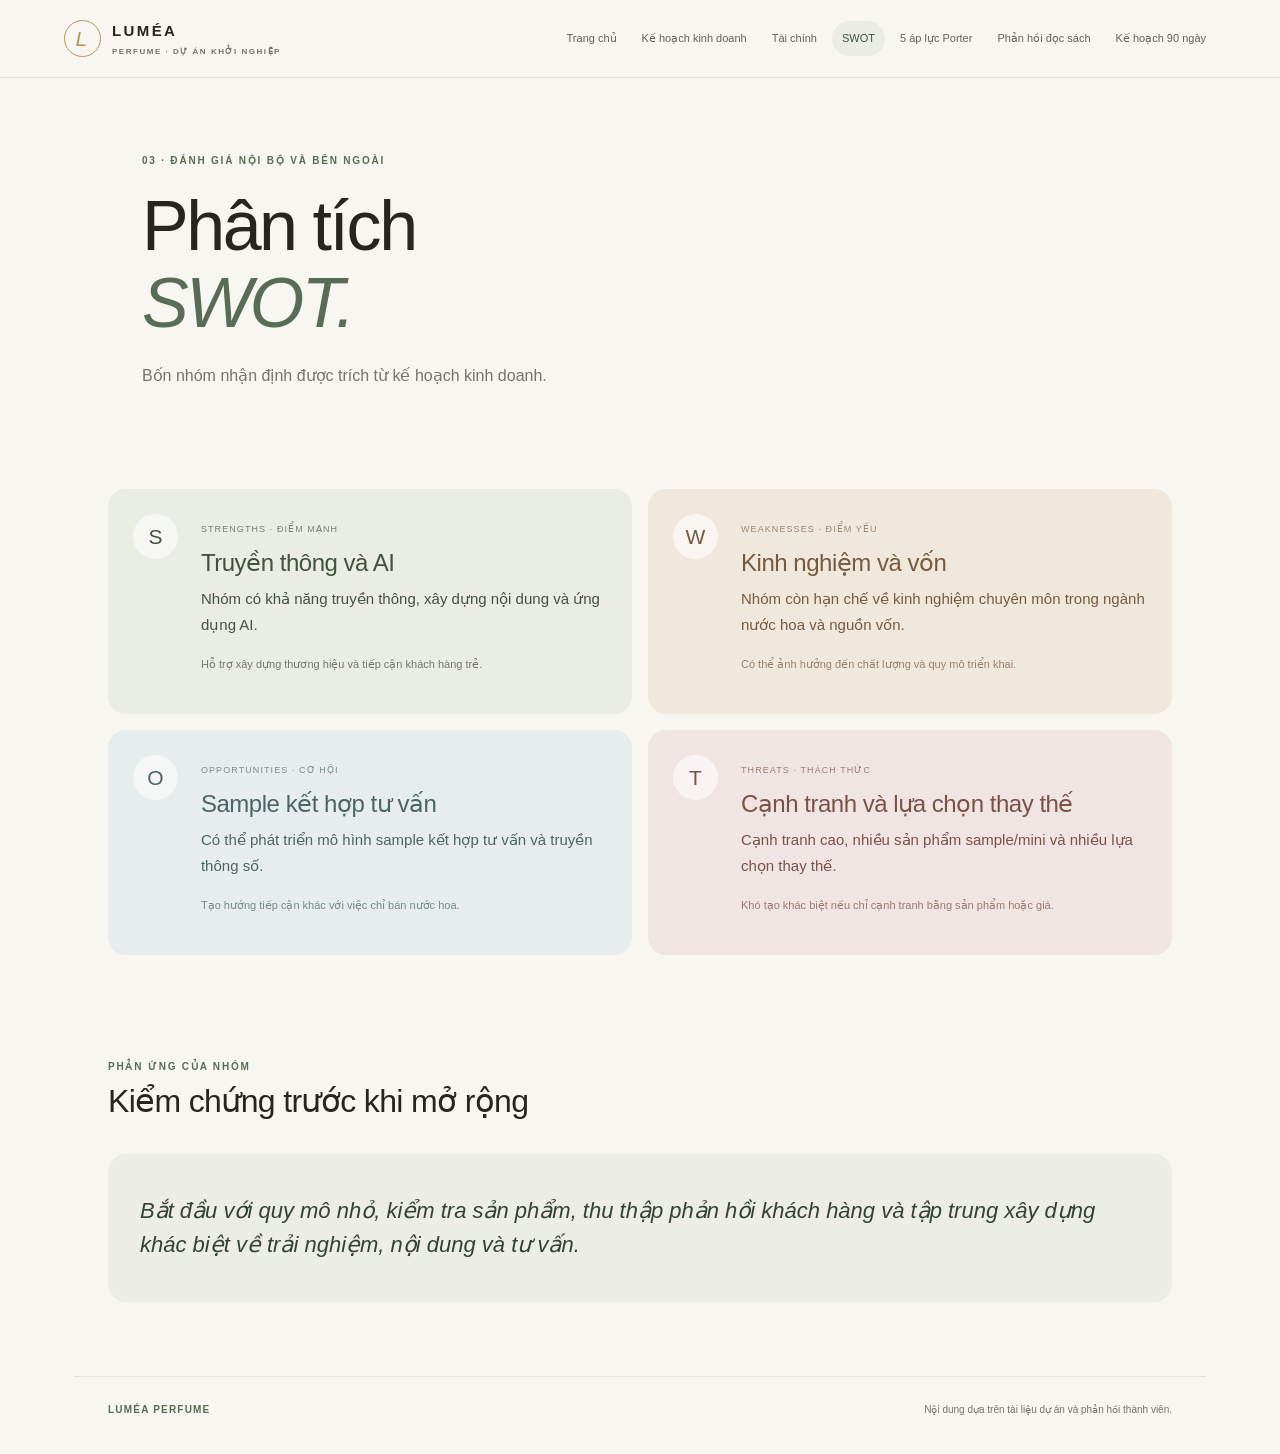
<file: ai-starup-website (1)/swot.html>
<!doctype html><html lang="vi"><head><meta charset="UTF-8"><meta name="viewport" content="width=device-width,initial-scale=1"><meta name="description" content="SWOT dự án LUMÉA PERFUME"><title>Phân tích SWOT | LUMÉA PERFUME</title><link rel="stylesheet" href="style.css"></head><body><header class="top"><a class="brand" href="index.html"><span class="brandmark">L</span><span>LUMÉA<small>PERFUME · DỰ ÁN KHỞI NGHIỆP</small></span></a><nav><a class="" href="index.html">Trang chủ</a><a class="" href="business-plan.html">Kế hoạch kinh doanh</a><a class="" href="financial-analysis.html">Tài chính</a><a class="active" href="swot.html">SWOT</a><a class="" href="five-forces.html">5 áp lực Porter</a><a class="" href="reflections.html">Phản hồi đọc sách</a><a class="" href="action-plan.html">Kế hoạch 90 ngày</a></nav></header><main><section class="page-hero"><span class="eyebrow">03 · ĐÁNH GIÁ NỘI BỘ VÀ BÊN NGOÀI</span><h1>Phân tích<br><em>SWOT.</em></h1><p>Bốn nhóm nhận định được trích từ kế hoạch kinh doanh.</p></section><section class="section"><div class="grid two swot-grid"><article class="swot strength"><span>S</span><div><small>STRENGTHS · ĐIỂM MẠNH</small><h2>Truyền thông và AI</h2><p>Nhóm có khả năng truyền thông, xây dựng nội dung và ứng dụng AI.</p><footer>Hỗ trợ xây dựng thương hiệu và tiếp cận khách hàng trẻ.</footer></div></article><article class="swot weakness"><span>W</span><div><small>WEAKNESSES · ĐIỂM YẾU</small><h2>Kinh nghiệm và vốn</h2><p>Nhóm còn hạn chế về kinh nghiệm chuyên môn trong ngành nước hoa và nguồn vốn.</p><footer>Có thể ảnh hưởng đến chất lượng và quy mô triển khai.</footer></div></article><article class="swot opportunity"><span>O</span><div><small>OPPORTUNITIES · CƠ HỘI</small><h2>Sample kết hợp tư vấn</h2><p>Có thể phát triển mô hình sample kết hợp tư vấn và truyền thông số.</p><footer>Tạo hướng tiếp cận khác với việc chỉ bán nước hoa.</footer></div></article><article class="swot threat"><span>T</span><div><small>THREATS · THÁCH THỨC</small><h2>Cạnh tranh và lựa chọn thay thế</h2><p>Cạnh tranh cao, nhiều sản phẩm sample/mini và nhiều lựa chọn thay thế.</p><footer>Khó tạo khác biệt nếu chỉ cạnh tranh bằng sản phẩm hoặc giá.</footer></div></article></div></section><section class="section"><div class="section-head"><div><span class="eyebrow">PHẢN ỨNG CỦA NHÓM</span><h2>Kiểm chứng trước khi mở rộng</h2></div></div><div class="quote-card"><p>Bắt đầu với quy mô nhỏ, kiểm tra sản phẩm, thu thập phản hồi khách hàng và tập trung xây dựng khác biệt về trải nghiệm, nội dung và tư vấn.</p></div></section></main><footer><a href="index.html">LUMÉA PERFUME</a><span>Nội dung dựa trên tài liệu dự án và phản hồi thành viên.</span></footer></body></html>
</file>
<file: ai-starup-website (1)/style.css>
:root{--ink:#28251f;--muted:#77736b;--paper:#f8f6f1;--white:#fffefa;--line:#e8e2d7;--green:#586d55;--sage:#e9ede3;--gold:#b8935a;--serif:"Be Vietnam Pro","Noto Sans","Segoe UI",Arial,sans-serif;--sans:"Be Vietnam Pro","Noto Sans","Segoe UI",Arial,sans-serif;--radius:18px;--shadow:0 14px 40px #3027170b}
*{box-sizing:border-box}html{scroll-behavior:smooth}body{margin:0;background:var(--paper);color:var(--ink);font-family:var(--sans);font-size:15px;line-height:1.7}a{color:inherit;text-decoration:none}.top{height:auto;min-height:78px;padding:14px max(calc((100vw - 1200px)/2),5vw);display:flex;align-items:center;justify-content:space-between;gap:25px;background:#f8f6f1ef;border-bottom:1px solid var(--line);position:sticky;top:0;z-index:10;backdrop-filter:blur(14px)}.brand{display:flex;align-items:center;gap:11px;font-weight:700;letter-spacing:.16em;font-size:15px;white-space:nowrap}.brand small{display:block;color:var(--muted);font-size:8px;letter-spacing:.19em;margin-top:2px}.brandmark{width:37px;height:37px;border:1px solid var(--gold);color:var(--gold);display:grid;place-items:center;border-radius:50%;font:italic 21px var(--serif)}nav{display:flex;gap:5px;flex-wrap:wrap;justify-content:flex-end}nav a{font-size:11px;color:#656158;padding:8px 10px;border-radius:25px}nav a:hover,nav a.active{background:var(--sage);color:#3d533b}main{max-width:1200px;margin:auto;padding:0 34px}.hero{min-height:540px;display:grid;grid-template-columns:1.1fr .9fr;align-items:center;gap:40px;padding:62px 6%}.eyebrow{display:block;color:var(--green);font-size:10px;font-weight:700;letter-spacing:.18em;line-height:1.5}.hero h1,.page-hero h1{font:500 clamp(44px,6vw,76px)/1.1 var(--serif);letter-spacing:-.035em;margin:20px 0}.hero h1 em,.page-hero h1 em{color:var(--green);font-weight:500}.hero>div:first-child>p,.page-hero p{max-width:560px;color:var(--muted);font-size:16px}.actions{display:flex;align-items:center;gap:24px;margin-top:26px}.button{display:inline-flex;gap:18px;align-items:center;background:var(--green);color:white;padding:12px 18px;border-radius:30px;font-size:12px;font-weight:600}.button span{font-size:16px}.button:hover{background:#3f523d}.text-link{font-size:12px;color:var(--green);font-weight:600}.hero-art{min-height:390px;position:relative;display:grid;place-items:center;overflow:hidden;background:radial-gradient(ellipse at center,#ede9dd 0,#f1eee7 37%,transparent 69%)}.bottle{width:142px;height:214px;background:linear-gradient(110deg,#e9dbc2,#faf4e7 28%,#dac9a9 83%,#eee4d1);border-radius:32px 32px 22px 22px;box-shadow:20px 30px 50px #55452b25,inset 7px 0 12px #fff9;z-index:2;display:flex;flex-direction:column;justify-content:center;align-items:center;gap:4px;color:#71634f;letter-spacing:.17em;font:500 17px var(--serif)}.bottle:before{content:'';position:absolute;width:49px;height:31px;background:#a99471;transform:translateY(-121px);border-radius:6px 6px 2px 2px;box-shadow:inset 4px 0 4px #fff5}.bottle small{font:600 7px var(--sans);letter-spacing:.22em}.orbit{position:absolute;width:280px;height:280px;border:1px solid #c9c0ac;border-radius:50%}.o2{width:340px;height:340px;border-color:#ded8ca}.art-note{position:absolute;right:2%;bottom:12%;font-size:9px;letter-spacing:.18em;line-height:1.8;color:var(--muted)}.section{padding:52px 3%}.section-head{display:flex;align-items:end;justify-content:space-between;gap:20px;margin-bottom:23px}.section-head h2,.section h2{font:500 32px/1.2 var(--serif);letter-spacing:-.02em;margin:8px 0 10px}.section-head>p,.caption{font-size:11px;color:var(--muted)}.grid{display:grid;gap:16px}.kpis{grid-template-columns:repeat(4,1fr)}.kpi,.card,.metric-card{background:var(--white);border:1px solid var(--line);border-radius:var(--radius);padding:22px;box-shadow:var(--shadow)}.kpi{min-height:139px;display:flex;flex-direction:column;justify-content:space-between}.kpi>span,.metric-card>span{font-size:11px;color:var(--muted)}.kpi strong{font:500 clamp(22px,2vw,29px) var(--serif);letter-spacing:-.025em;white-space:nowrap}.kpi strong small,.big-number small{font:500 12px var(--sans);color:var(--muted)}.kpi>a{font-size:10px;color:var(--green)}.split{display:grid;grid-template-columns:1fr 1fr;align-items:center;gap:45px}.split p{color:var(--muted)}.quote-card{border-radius:var(--radius);background:#eceee6;padding:28px 32px;color:#394633}.quote-card>span,.quote-card small{font-size:10px;letter-spacing:.12em;color:#73806d}.quote-card p{font:italic 22px/1.55 var(--serif);margin:12px 0;color:#344330}.link-grid{grid-template-columns:repeat(3,1fr)}.link-grid>a{padding:22px;border-radius:var(--radius);border:1px solid var(--line);background:var(--white);font-size:11px;color:var(--gold);transition:.2s}.link-grid>a:hover{transform:translateY(-3px);box-shadow:var(--shadow)}.link-grid strong,.link-grid span{display:block}.link-grid strong{font:500 19px var(--serif);color:var(--ink);margin:12px 0 5px}.link-grid span{color:var(--muted)}footer{max-width:1132px;margin:22px auto 0;padding:24px 34px 36px;border-top:1px solid var(--line);display:flex;justify-content:space-between;gap:20px;font-size:10px;color:var(--muted)}footer a{font-weight:700;letter-spacing:.12em;color:var(--green)}.page-hero{padding:75px 6% 32px}.page-hero h1{font-size:clamp(46px,6vw,70px)}.page-hero .book{font:italic 20px var(--serif);color:var(--green)}.prose{max-width:1000px;margin:0 auto;color:#504d45}.prose h2{margin-top:38px;color:var(--ink)}.prose p,.prose li{max-width:850px}.prose ul{padding-left:23px}.prose li{padding:4px}.three{grid-template-columns:repeat(3,1fr)}.two{grid-template-columns:repeat(2,1fr)}.note{padding:19px 22px;border-radius:12px;background:#f0ede3;border-left:3px solid var(--gold);color:#615b4f;font-size:13px;margin:24px 0}.bar-list{display:grid;gap:15px}.bar-list>div{display:grid;grid-template-columns:minmax(230px,1fr) 105px;gap:5px 16px;align-items:center;font-size:12px}.bar-list b{text-align:right;font-weight:600}.bar-list i{grid-column:1/3;display:block;height:7px;border-radius:10px;background:linear-gradient(90deg,#75866c,#b8c2ab);width:var(--w)}.caption{margin-top:13px}.tag{padding:7px 12px;border-radius:30px;background:var(--sage);font-size:11px;color:var(--green)}.big-number{font:500 39px var(--serif);margin:12px 0;color:var(--green)}.formula{padding:13px 15px;background:var(--sage);border-radius:10px;font-size:12px;color:#43543d}.rows p{display:flex;justify-content:space-between;gap:15px;border-bottom:1px solid var(--line);padding:8px 0;margin:0;font-size:11px}.rows p b{white-space:nowrap}.rows .total{font-weight:700;border:0}.metric-card{display:flex;flex-direction:column;gap:13px}.metric-card strong{font:500 22px var(--serif)}.metric-card p{font-size:11px;color:var(--muted);margin:0}.metric-card.accent{background:var(--green);color:white}.metric-card.accent span,.metric-card.accent p{color:#e0e7dc}.break-even{background:#f0ede3;padding:25px 30px;border-radius:var(--radius);margin-top:18px;display:flex;justify-content:space-between;align-items:center;gap:25px}.break-even h2{margin-bottom:2px}.break-even p{font-size:11px;color:var(--muted)}.scale{width:42%;display:flex;align-items:center;gap:10px;font-size:10px;color:var(--muted)}.scale i{height:6px;flex:1;background:linear-gradient(90deg,#c9d2c1,var(--green));border-radius:10px}.scale b{color:var(--green);white-space:nowrap}.swot{border-radius:var(--radius);padding:25px;display:grid;grid-template-columns:52px 1fr;gap:16px;min-height:225px}.swot>span{width:45px;height:45px;border-radius:50%;display:grid;place-items:center;background:#fff9;font:500 21px var(--serif)}.swot small{font-size:9px;letter-spacing:.12em;opacity:.7}.swot h2{font-size:24px;margin:9px 0}.swot p{margin:5px 0 18px}.swot footer{border:0;padding:0;margin:0;color:inherit;opacity:.73;font-size:11px}.strength{background:#e9ede3;color:#43523d}.weakness{background:#f1e8dd;color:#765a41}.opportunity{background:#e7ecec;color:#4b6665}.threat{background:#f0e5e2;color:#7c5148}.force-card{background:var(--white);border:1px solid var(--line);border-radius:var(--radius);padding:24px;box-shadow:var(--shadow);min-height:220px}.force-top{display:flex;justify-content:space-between;align-items:center}.force-top span,.force-card small{font-size:9px;letter-spacing:.14em;color:var(--muted)}.force-top b{font-size:11px;color:#705d3f;background:#f0e9dc;padding:5px 11px;border-radius:30px}.force-card h2{font:500 23px var(--serif);margin:20px 0 10px}.force-card p{font-size:13px;color:#666157;min-height:50px}.force-card small{display:block;margin-top:18px}.reflection-card{display:flex;flex-direction:column;align-items:flex-start;min-height:300px}.reflection-card h2{font-size:23px;margin:12px 0 2px}.reflection-card .book{font:italic 17px var(--serif);color:var(--green);margin:0 0 10px}.book span{font:11px var(--sans);color:var(--muted);display:block}.reflection-card>p:not(.book){color:var(--muted);font-size:13px;flex:1}.article{background:var(--white);border:1px solid var(--line);border-radius:var(--radius);padding:40px 7%;box-shadow:var(--shadow)}.article h2,.article h3{font:500 25px var(--serif);margin-top:34px}.article p{line-height:1.9}.timeline{margin:30px 0 0 20px;border-left:1px solid #c9cbbd;padding:4px 0}.timeline article{position:relative;padding:0 0 36px 44px;display:grid;grid-template-columns:1fr;max-width:750px}.timeline article:last-child{padding-bottom:0}.step{position:absolute;left:-18px;top:0;width:36px;height:36px;border-radius:50%;background:var(--green);color:white;display:grid;place-items:center;font-size:11px}.timeline small{font-size:9px;letter-spacing:.12em;color:var(--green)}.timeline h2{font-size:23px;margin:4px 0}.timeline p{margin:0;color:var(--muted);font-size:13px}
@media(max-width:900px){.top{align-items:flex-start;flex-direction:column;gap:8px;padding:13px 5%}.top nav{justify-content:flex-start}nav a{padding:6px 8px}.hero{padding:46px 2%;min-height:470px}.kpis{grid-template-columns:repeat(2,1fr)}.link-grid{grid-template-columns:repeat(2,1fr)}}
@media(max-width:620px){main{padding:0 18px}.top{position:relative}.brand{font-size:14px}nav{gap:1px}nav a{font-size:10px;padding:5px 7px}.hero{grid-template-columns:1fr;gap:4px;padding:48px 2% 20px}.hero h1{font-size:51px}.hero-art{min-height:310px}.section{padding:38px 0}.section-head{align-items:flex-start;flex-direction:column;gap:5px}.section-head h2,.section h2{font-size:28px}.kpis,.two,.three,.split,.link-grid{grid-template-columns:1fr}.kpi{min-height:125px}.page-hero{padding:50px 2% 20px}.page-hero h1{font-size:50px}.bar-list>div{grid-template-columns:1fr 92px;font-size:11px}.break-even{align-items:flex-start;flex-direction:column;padding:20px}.scale{width:100%}.swot{min-height:auto}.article{padding:28px 22px}.article h2,.article h3{font-size:23px}.quote-card p{font-size:19px}.actions{align-items:flex-start;flex-direction:column;gap:14px}footer{padding:22px 18px 30px;flex-direction:column;gap:6px}}
*,*::before,*::after{font-family:"Be Vietnam Pro","Noto Sans","Segoe UI",Arial,sans-serif!important}
</file>
